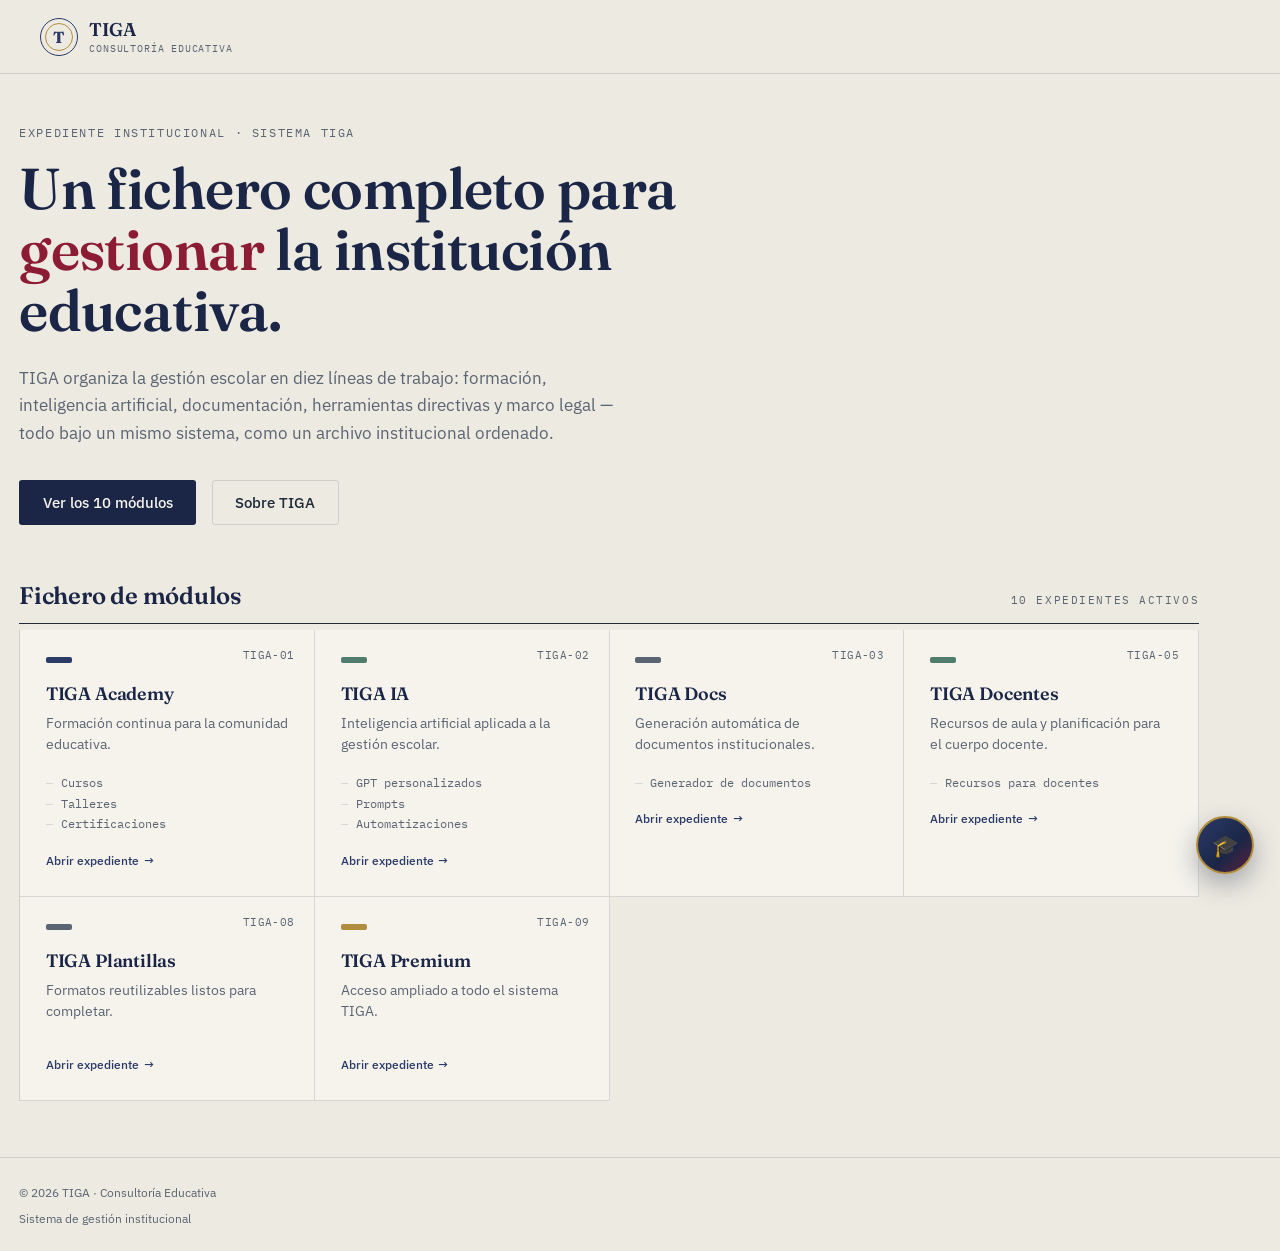
<file: index.html>
<!DOCTYPE html>
<html lang="es">
<head>
<meta charset="UTF-8">
<meta name="viewport" content="width=device-width, initial-scale=1.0">
<title>TIGA — Consultoría Educativa</title>
<link rel="stylesheet" href="css/style.css">
<link rel="stylesheet" href="css/access-demo.css">
</head>
<body>

<header class="site-header">
  <div class="brand">
    <div class="seal">T</div>
    <div>
      <div class="brand-name">TIGA</div>
      <div class="brand-tag">CONSULTORÍA EDUCATIVA</div>
    </div>
  </div>
  <nav class="top-links">
    <a href="#registro">Módulos</a>
    <a href="#registro">Directivos</a>
    <a href="#registro">Legal</a>
    <a href="#registro">Consultoría</a>
  </nav>
</header>

<section class="hero">
  <div class="eyebrow">Expediente institucional · Sistema TIGA</div>
  <h1>Un fichero completo para <em>gestionar</em> la institución educativa.</h1>
  <p>TIGA organiza la gestión escolar en diez líneas de trabajo: formación, inteligencia artificial, documentación, herramientas directivas y marco legal — todo bajo un mismo sistema, como un archivo institucional ordenado.</p>
  <div class="cta-row">
    <a href="#registro" class="btn btn-primary">Ver los 10 módulos</a>
    <a href="#" class="btn btn-ghost">Sobre TIGA</a>
  </div>
</section>

<section class="registry" id="registro">
  <div class="registry-head">
    <h2>Fichero de módulos</h2>
    <span class="eyebrow">10 expedientes activos</span>
  </div>

  <div class="folder-grid">

    <a class="folder" data-code="TIGA-01" href="pages/academy.html">
      <span class="tab tab-academy"></span>
      <h3>TIGA Academy</h3>
      <p>Formación continua para la comunidad educativa.</p>
      <ul>
        <li>Cursos</li>
        <li>Talleres</li>
        <li>Certificaciones</li>
      </ul>
      <span class="open">Abrir expediente</span>
    </a>

    <a class="folder" data-code="TIGA-02" href="pages/ia.html">
      <span class="tab tab-ia"></span>
      <h3>TIGA IA</h3>
      <p>Inteligencia artificial aplicada a la gestión escolar.</p>
      <ul>
        <li>GPT personalizados</li>
        <li>Prompts</li>
        <li>Automatizaciones</li>
      </ul>
      <span class="open">Abrir expediente</span>
    </a>

    <a class="folder" data-code="TIGA-03" href="pages/docs.html">
      <span class="tab tab-docs"></span>
      <h3>TIGA Docs</h3>
      <p>Generación automática de documentos institucionales.</p>
      <ul>
        <li>Generador de documentos</li>
      </ul>
      <span class="open">Abrir expediente</span>
    </a>

    <a class="folder" data-code="TIGA-04" data-role-only="autoridad" href="pages/directivos.html">
      <span class="tab tab-directivos"></span>
      <h3>TIGA Directivos</h3>
      <p>Herramientas de gestión para la autoridad institucional.</p>
      <ul>
        <li>Rector</li>
        <li>Vicerrector</li>
        <li>Inspector</li>
      </ul>
      <span class="open">Abrir expediente</span>
    </a>

    <a class="folder" data-code="TIGA-05" data-role-only="docente" href="pages/docentes.html">
      <span class="tab tab-docentes"></span>
      <h3>TIGA Docentes</h3>
      <p>Recursos de aula y planificación para el cuerpo docente.</p>
      <ul>
        <li>Recursos para docentes</li>
      </ul>
      <span class="open">Abrir expediente</span>
    </a>

    <a class="folder" data-code="TIGA-06" data-role-only="autoridad" href="pages/distrito.html">
      <span class="tab tab-distrito"></span>
      <h3>TIGA Distrito</h3>
      <p>Documentación para trámites ante el distrito educativo.</p>
      <ul>
        <li>Documentación institucional</li>
      </ul>
      <span class="open">Abrir expediente</span>
    </a>

    <a class="folder" data-code="TIGA-07" data-role-only="autoridad" href="pages/legal.html">
      <span class="tab tab-legal"></span>
      <h3>TIGA Legal</h3>
      <p>Base normativa aplicada a la práctica institucional.</p>
      <ul>
        <li>LOEI</li>
        <li>Reglamento</li>
        <li>Acuerdos ministeriales</li>
      </ul>
      <span class="open">Abrir expediente</span>
    </a>

    <a class="folder" data-code="TIGA-08" href="pages/plantillas.html">
      <span class="tab tab-plantillas"></span>
      <h3>TIGA Plantillas</h3>
      <p>Formatos reutilizables listos para completar.</p>
      <span class="open">Abrir expediente</span>
    </a>

    <a class="folder" data-code="TIGA-09" href="pages/premium.html">
      <span class="tab tab-premium"></span>
      <h3>TIGA Premium</h3>
      <p>Acceso ampliado a todo el sistema TIGA.</p>
      <span class="open">Abrir expediente</span>
    </a>

    <a class="folder" data-code="TIGA-10" data-role-only="autoridad" href="pages/consultoria.html">
      <span class="tab tab-consultoria"></span>
      <h3>TIGA Consultoría</h3>
      <p>Acompañamiento directo a la institución.</p>
      <span class="open">Abrir expediente</span>
    </a>

  </div>
</section>

<footer>
  <span>© 2026 TIGA · Consultoría Educativa</span>
  <span>Sistema de gestión institucional</span>
</footer>

<script src="js/main.js"></script>
<script src="js/access-demo.js"></script>
</body>
</html>
</file>
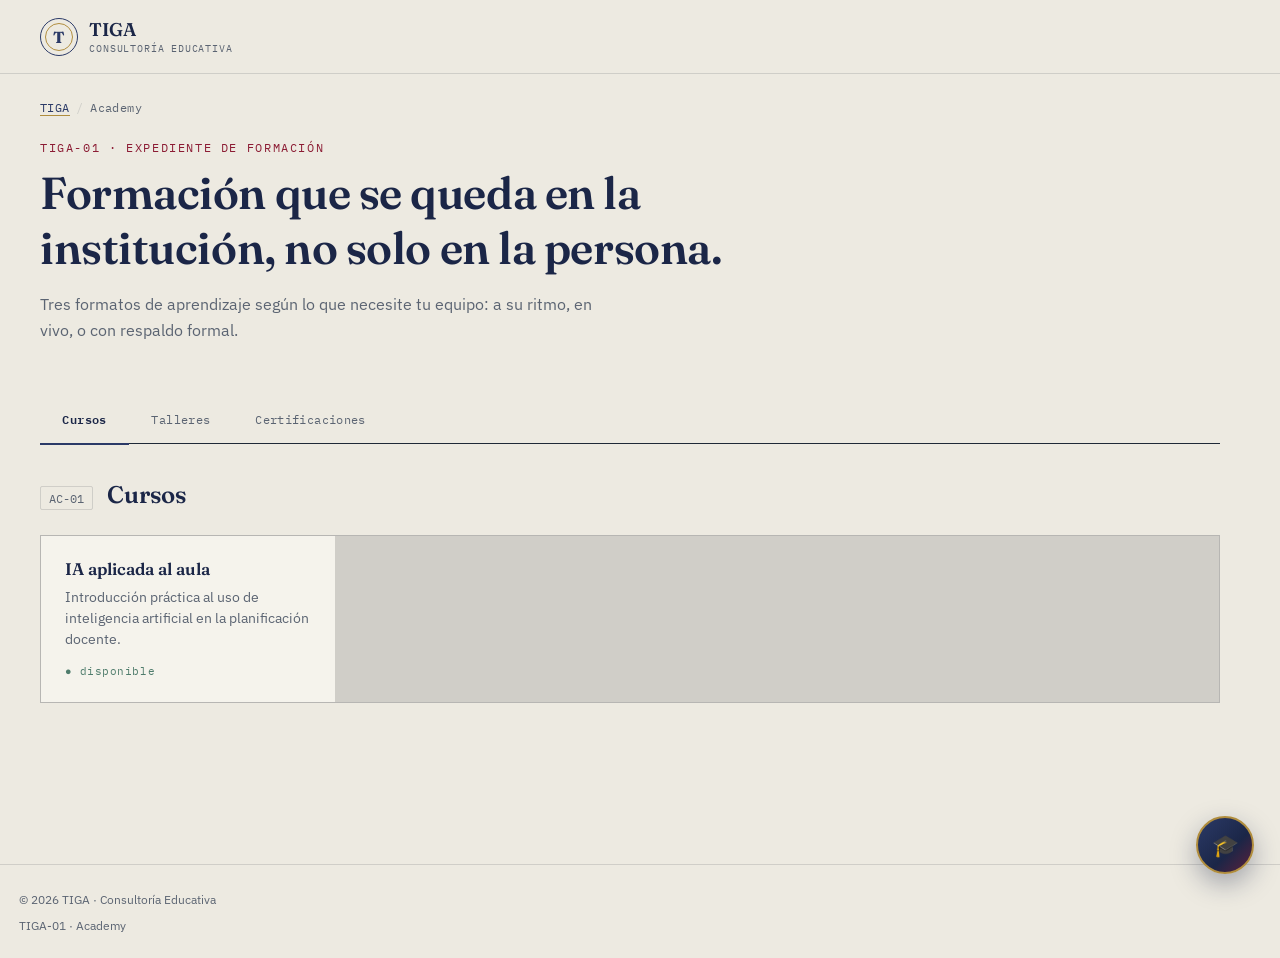
<file: pages/academy.html>
<!DOCTYPE html>
<html lang="es">
<head>
<meta charset="UTF-8">
<meta name="viewport" content="width=device-width, initial-scale=1.0">
<title>TIGA Academy — TIGA</title>
<link rel="stylesheet" href="../css/style.css">
<link rel="stylesheet" href="../css/access-demo.css">
</head>
<body>

<header class="site-header">
  <a class="brand" href="../index.html" style="text-decoration:none;">
    <div class="seal">T</div>
    <div>
      <div class="brand-name">TIGA</div>
      <div class="brand-tag">CONSULTORÍA EDUCATIVA</div>
    </div>
  </a>
  <nav class="top-links">
    <a href="../index.html">Inicio</a>
    <a href="../index.html#registro">Módulos</a>
  </nav>
</header>

<div class="breadcrumb">
  <a href="../index.html">TIGA</a><span class="sep">/</span>Academy
</div>

<section class="sub-hero">
  <div class="eyebrow">TIGA-01 · Expediente de formación</div>
  <h1>Formación que se queda en la institución, no solo en la persona.</h1>
  <p>Tres formatos de aprendizaje según lo que necesite tu equipo: a su ritmo, en vivo, o con respaldo formal.</p>
</section>

<div class="role-switch" data-role-switch="#panels-academy">
  <button class="role-btn active" data-target="panel-cursos">Cursos</button>
  <button class="role-btn" data-target="panel-talleres">Talleres</button>
  <button class="role-btn" data-target="panel-certificaciones">Certificaciones</button>
</div>

<div class="role-panels" id="panels-academy">

  <div class="role-panel active" id="panel-cursos">
    <div class="role-head">
      <span class="role-code">AC-01</span>
      <h2>Cursos</h2>
    </div>
    <div class="tool-grid">
      <div class="tool-card" data-role-only="autoridad">
        <h4>TIGA para Directivos</h4>
        <p>Curso a ritmo propio sobre gestión institucional con apoyo de TIGA.</p>
        <span class="status">● disponible</span>
      </div>
      <div class="tool-card">
        <h4>IA aplicada al aula</h4>
        <p>Introducción práctica al uso de inteligencia artificial en la planificación docente.</p>
        <span class="status">● disponible</span>
      </div>
      <div class="tool-card" data-role-only="autoridad">
        <h4>Marco legal educativo esencial</h4>
        <p>Lo mínimo que todo directivo debe conocer de la LOEI y su reglamento.</p>
        <span class="status">○ próximamente</span>
      </div>
    </div>
  </div>

  <div class="role-panel" id="panel-talleres">
    <div class="role-head">
      <span class="role-code">AC-02</span>
      <h2>Talleres</h2>
    </div>
    <div class="tool-grid">
      <div class="tool-card" data-role-only="autoridad">
        <h4>Taller institucional en vivo</h4>
        <p>Sesión guiada para todo el equipo directivo, adaptada a tu institución.</p>
        <span class="status">● disponible</span>
      </div>
      <div class="tool-card">
        <h4>Taller de documentación con IA</h4>
        <p>Práctica directa con TIGA Docs y TIGA IA sobre casos reales.</p>
        <span class="status">● disponible</span>
      </div>
      <div class="tool-card" data-role-only="autoridad">
        <h4>Taller de convivencia escolar</h4>
        <p>Enfocado en Inspección: manejo de casos y comunicación con representantes.</p>
        <span class="status">○ próximamente</span>
      </div>
    </div>
  </div>

  <div class="role-panel" id="panel-certificaciones">
    <div class="role-head">
      <span class="role-code">AC-03</span>
      <h2>Certificaciones</h2>
    </div>
    <div class="tool-grid">
      <div class="tool-card" data-role-only="autoridad">
        <h4>Certificación TIGA Directivo Digital</h4>
        <p>Reconoce el dominio del sistema TIGA aplicado a la gestión diaria.</p>
        <span class="status">● disponible</span>
      </div>
      <div class="tool-card">
        <h4>Certificación en IA educativa</h4>
        <p>Validación de competencias en uso responsable de IA en el aula.</p>
        <span class="status">○ próximamente</span>
      </div>
      <div class="tool-card" data-role-only="autoridad">
        <h4>Certificación institucional TIGA</h4>
        <p>Sello para instituciones que completan el programa completo de formación.</p>
        <span class="status">○ próximamente</span>
      </div>
    </div>
  </div>

</div>

<footer>
  <span>© 2026 TIGA · Consultoría Educativa</span>
  <span>TIGA-01 · Academy</span>
</footer>

<script src="../js/main.js"></script>
<script src="../js/access-demo.js"></script>
</body>
</html>
</file>
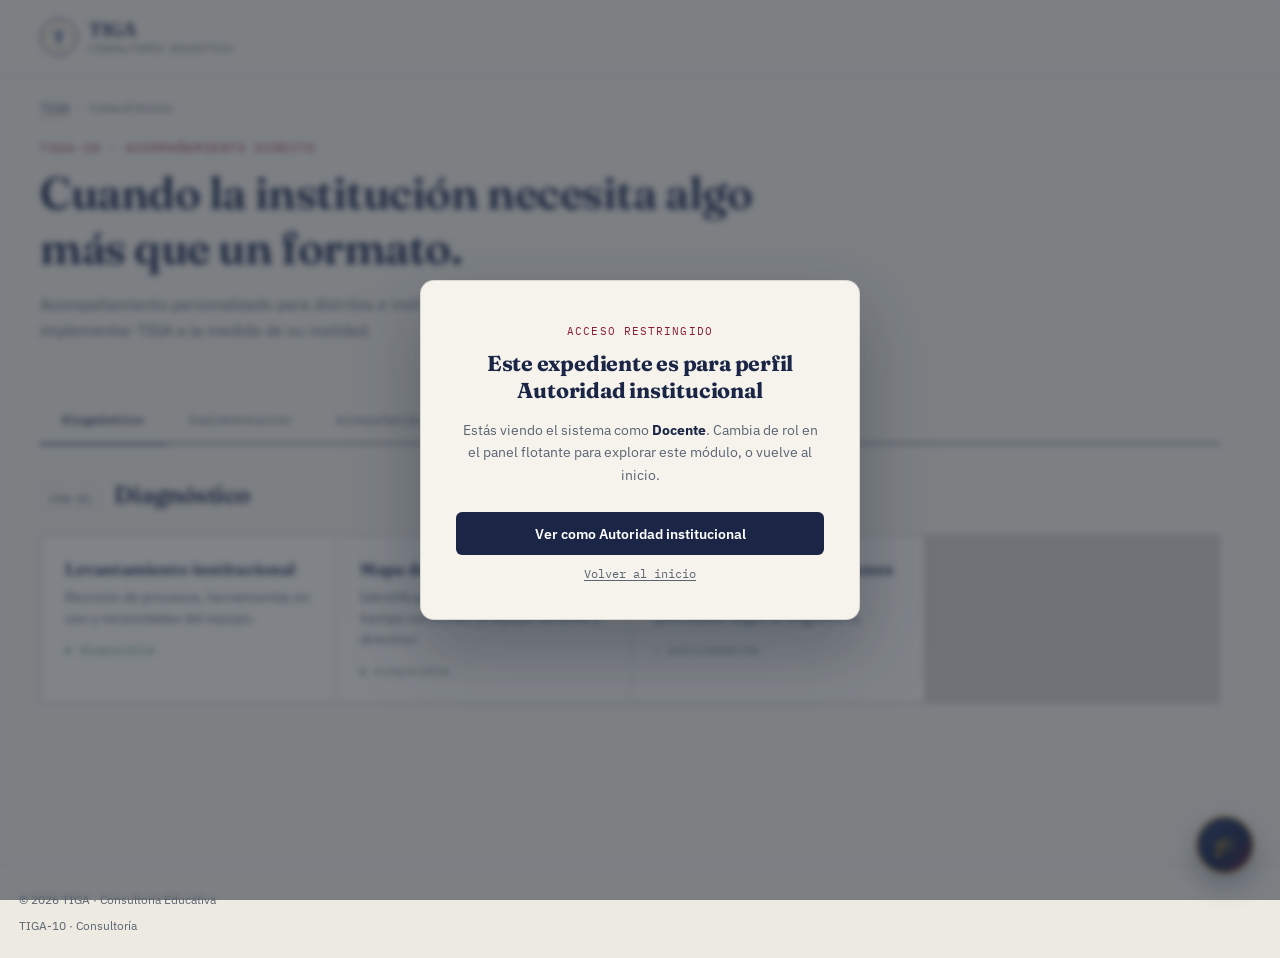
<file: pages/consultoria.html>
<!DOCTYPE html>
<html lang="es">
<head>
<meta charset="UTF-8">
<meta name="viewport" content="width=device-width, initial-scale=1.0">
<title>TIGA Consultoría — TIGA</title>
<link rel="stylesheet" href="../css/style.css">
<link rel="stylesheet" href="../css/access-demo.css">
</head>
<body data-page-role="autoridad">

<header class="site-header">
  <a class="brand" href="../index.html" style="text-decoration:none;">
    <div class="seal">T</div>
    <div>
      <div class="brand-name">TIGA</div>
      <div class="brand-tag">CONSULTORÍA EDUCATIVA</div>
    </div>
  </a>
  <nav class="top-links">
    <a href="../index.html">Inicio</a>
    <a href="../index.html#registro">Módulos</a>
  </nav>
</header>

<div class="breadcrumb">
  <a href="../index.html">TIGA</a><span class="sep">/</span>Consultoría
</div>

<section class="sub-hero">
  <div class="eyebrow">TIGA-10 · Acompañamiento directo</div>
  <h1>Cuando la institución necesita algo más que un formato.</h1>
  <p>Acompañamiento personalizado para distritos e instituciones que quieren implementar TIGA a la medida de su realidad.</p>
</section>

<div class="role-switch" data-role-switch="#panels-consultoria">
  <button class="role-btn active" data-target="panel-diagnostico">Diagnóstico</button>
  <button class="role-btn" data-target="panel-implementacion">Implementación</button>
  <button class="role-btn" data-target="panel-acompanamiento">Acompañamiento continuo</button>
</div>

<div class="role-panels" id="panels-consultoria">

  <div class="role-panel active" id="panel-diagnostico">
    <div class="role-head">
      <span class="role-code">CON-01</span>
      <h2>Diagnóstico</h2>
    </div>
    <div class="tool-grid">
      <div class="tool-card">
        <h4>Levantamiento institucional</h4>
        <p>Revisión de procesos, herramientas en uso y necesidades del equipo.</p>
        <span class="status">● disponible</span>
      </div>
      <div class="tool-card">
        <h4>Mapa de carga administrativa</h4>
        <p>Identificación de las tareas que más tiempo consumen al equipo docente y directivo.</p>
        <span class="status">● disponible</span>
      </div>
      <div class="tool-card">
        <h4>Informe de recomendaciones</h4>
        <p>Plan sugerido de módulos y prioridades según el diagnóstico.</p>
        <span class="status">○ próximamente</span>
      </div>
    </div>
  </div>

  <div class="role-panel" id="panel-implementacion">
    <div class="role-head">
      <span class="role-code">CON-02</span>
      <h2>Implementación</h2>
    </div>
    <div class="tool-grid">
      <div class="tool-card">
        <h4>Piloto con grupo reducido</h4>
        <p>Puesta en marcha con un equipo o institución piloto antes de escalar.</p>
        <span class="status">● disponible</span>
      </div>
      <div class="tool-card">
        <h4>Capacitación al equipo</h4>
        <p>Formación práctica para docentes y directivos en el uso del sistema.</p>
        <span class="status">● disponible</span>
      </div>
      <div class="tool-card">
        <h4>Ajuste según resultados</h4>
        <p>Adaptaciones al sistema con base en la retroalimentación del piloto.</p>
        <span class="status">○ próximamente</span>
      </div>
    </div>
  </div>

  <div class="role-panel" id="panel-acompanamiento">
    <div class="role-head">
      <span class="role-code">CON-03</span>
      <h2>Acompañamiento continuo</h2>
    </div>
    <div class="tool-grid">
      <div class="tool-card">
        <h4>Soporte técnico permanente</h4>
        <p>Canal directo de atención durante todo el proceso de adopción.</p>
        <span class="status">● disponible</span>
      </div>
      <div class="tool-card">
        <h4>Reportes de avance al distrito</h4>
        <p>Seguimiento periódico del progreso institucional para la Dirección Distrital.</p>
        <span class="status">● disponible</span>
      </div>
      <div class="tool-card">
        <h4>Renovación normativa</h4>
        <p>Actualización del sistema conforme cambian los lineamientos del Ministerio de Educación.</p>
        <span class="status">○ próximamente</span>
      </div>
    </div>
  </div>

</div>

<footer>
  <span>© 2026 TIGA · Consultoría Educativa</span>
  <span>TIGA-10 · Consultoría</span>
</footer>

<script src="../js/main.js"></script>
<script src="../js/access-demo.js"></script>
</body>
</html>
</file>
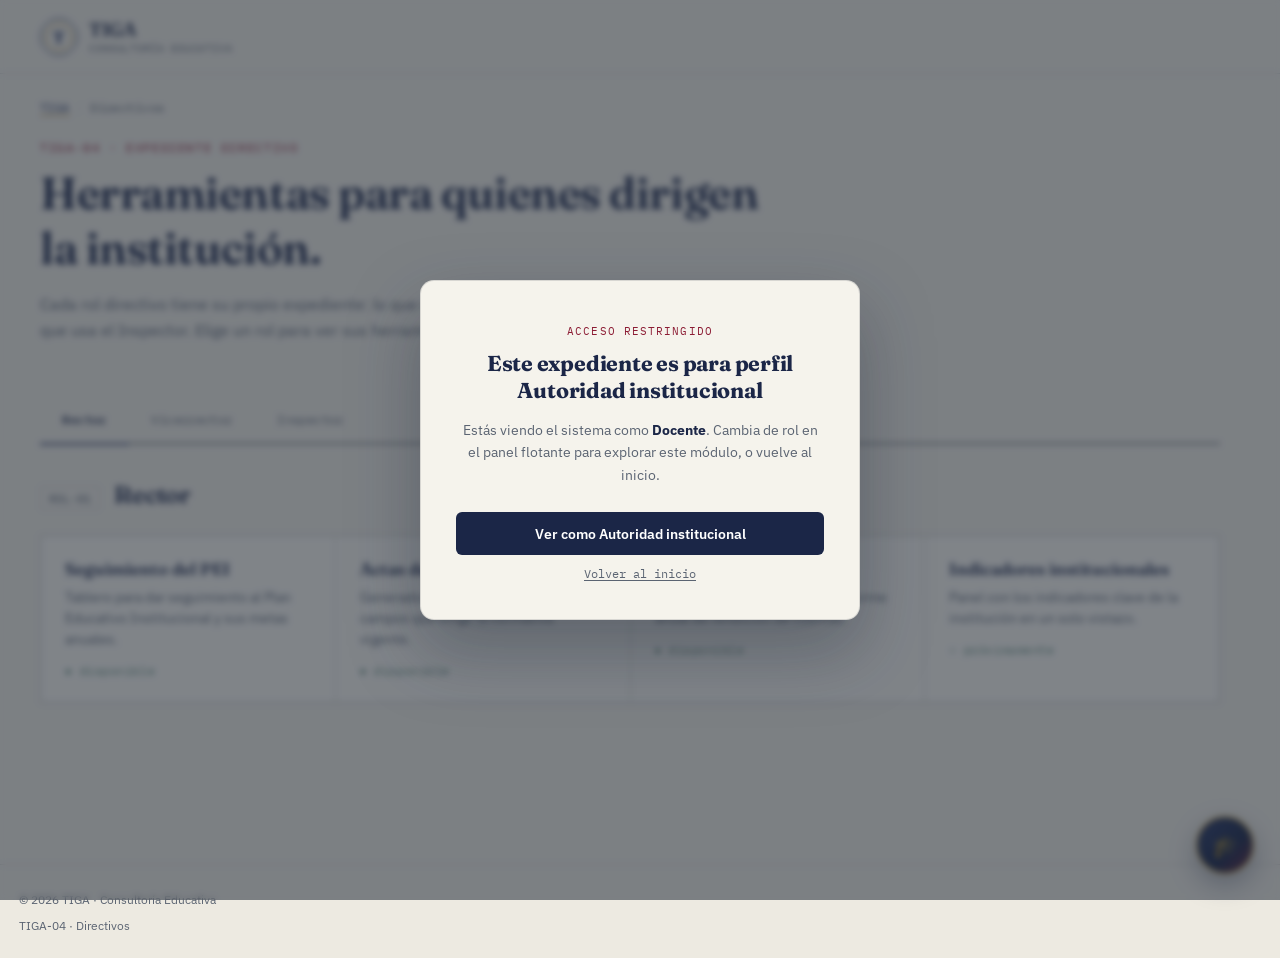
<file: pages/directivos.html>
<!DOCTYPE html>
<html lang="es">
<head>
<meta charset="UTF-8">
<meta name="viewport" content="width=device-width, initial-scale=1.0">
<title>TIGA Directivos — TIGA</title>
<link rel="stylesheet" href="../css/style.css">
<link rel="stylesheet" href="../css/access-demo.css">
</head>
<body data-page-role="autoridad">

<header class="site-header">
  <a class="brand" href="../index.html" style="text-decoration:none;">
    <div class="seal">T</div>
    <div>
      <div class="brand-name">TIGA</div>
      <div class="brand-tag">CONSULTORÍA EDUCATIVA</div>
    </div>
  </a>
  <nav class="top-links">
    <a href="../index.html">Inicio</a>
    <a href="../index.html#registro">Módulos</a>
  </nav>
</header>

<div class="breadcrumb">
  <a href="../index.html">TIGA</a><span class="sep">/</span>Directivos
</div>

<section class="sub-hero">
  <div class="eyebrow">TIGA-04 · Expediente directivo</div>
  <h1>Herramientas para quienes dirigen la institución.</h1>
  <p>Cada rol directivo tiene su propio expediente: lo que usa el Rector no es lo que usa el Inspector. Elige un rol para ver sus herramientas.</p>
</section>

<div class="role-switch" data-role-switch="#panels-directivos">
  <button class="role-btn active" data-target="panel-rector">Rector</button>
  <button class="role-btn" data-target="panel-vicerrector">Vicerrector</button>
  <button class="role-btn" data-target="panel-inspector">Inspector</button>
</div>

<div class="role-panels" id="panels-directivos">

  <div class="role-panel active" id="panel-rector">
    <div class="role-head">
      <span class="role-code">ROL-01</span>
      <h2>Rector</h2>
    </div>
    <div class="tool-grid">
      <div class="tool-card">
        <h4>Seguimiento del PEI</h4>
        <p>Tablero para dar seguimiento al Plan Educativo Institucional y sus metas anuales.</p>
        <span class="status">● disponible</span>
      </div>
      <div class="tool-card">
        <h4>Actas de Consejo Ejecutivo</h4>
        <p>Generador de actas con la estructura y campos que exige la normativa vigente.</p>
        <span class="status">● disponible</span>
      </div>
      <div class="tool-card">
        <h4>Rendición de cuentas</h4>
        <p>Plantilla guiada para armar el informe anual de rendición de cuentas.</p>
        <span class="status">● disponible</span>
      </div>
      <div class="tool-card">
        <h4>Indicadores institucionales</h4>
        <p>Panel con los indicadores clave de la institución en un solo vistazo.</p>
        <span class="status">○ próximamente</span>
      </div>
    </div>
  </div>

  <div class="role-panel" id="panel-vicerrector">
    <div class="role-head">
      <span class="role-code">ROL-02</span>
      <h2>Vicerrector</h2>
    </div>
    <div class="tool-grid">
      <div class="tool-card">
        <h4>Planificación Curricular Anual</h4>
        <p>Armado y revisión de la PCA por área y por docente.</p>
        <span class="status">● disponible</span>
      </div>
      <div class="tool-card">
        <h4>Distributivo de docentes</h4>
        <p>Organiza la carga horaria y asignación de materias por quimestre.</p>
        <span class="status">● disponible</span>
      </div>
      <div class="tool-card">
        <h4>Seguimiento académico</h4>
        <p>Reporte de rendimiento por curso, paralelo y quimestre.</p>
        <span class="status">● disponible</span>
      </div>
      <div class="tool-card">
        <h4>Registro de horas clase</h4>
        <p>Control cruzado entre horas planificadas y horas efectivamente dictadas.</p>
        <span class="status">○ próximamente</span>
      </div>
    </div>
  </div>

  <div class="role-panel" id="panel-inspector">
    <div class="role-head">
      <span class="role-code">ROL-03</span>
      <h2>Inspector</h2>
    </div>
    <div class="tool-grid">
      <div class="tool-card">
        <h4>Control de asistencia</h4>
        <p>Registro diario de asistencia y puntualidad por curso.</p>
        <span class="status">● disponible</span>
      </div>
      <div class="tool-card">
        <h4>Fichas de incidentes</h4>
        <p>Formato estandarizado para registrar novedades disciplinarias.</p>
        <span class="status">● disponible</span>
      </div>
      <div class="tool-card">
        <h4>Comunicados a representantes</h4>
        <p>Plantillas listas para notificaciones a padres y representantes.</p>
        <span class="status">● disponible</span>
      </div>
      <div class="tool-card">
        <h4>Código de convivencia</h4>
        <p>Seguimiento de compromisos y acuerdos de convivencia por estudiante.</p>
        <span class="status">○ próximamente</span>
      </div>
    </div>
  </div>

</div>

<footer>
  <span>© 2026 TIGA · Consultoría Educativa</span>
  <span>TIGA-04 · Directivos</span>
</footer>

<script src="../js/main.js"></script>
<script src="../js/access-demo.js"></script>
</body>
</html>
</file>
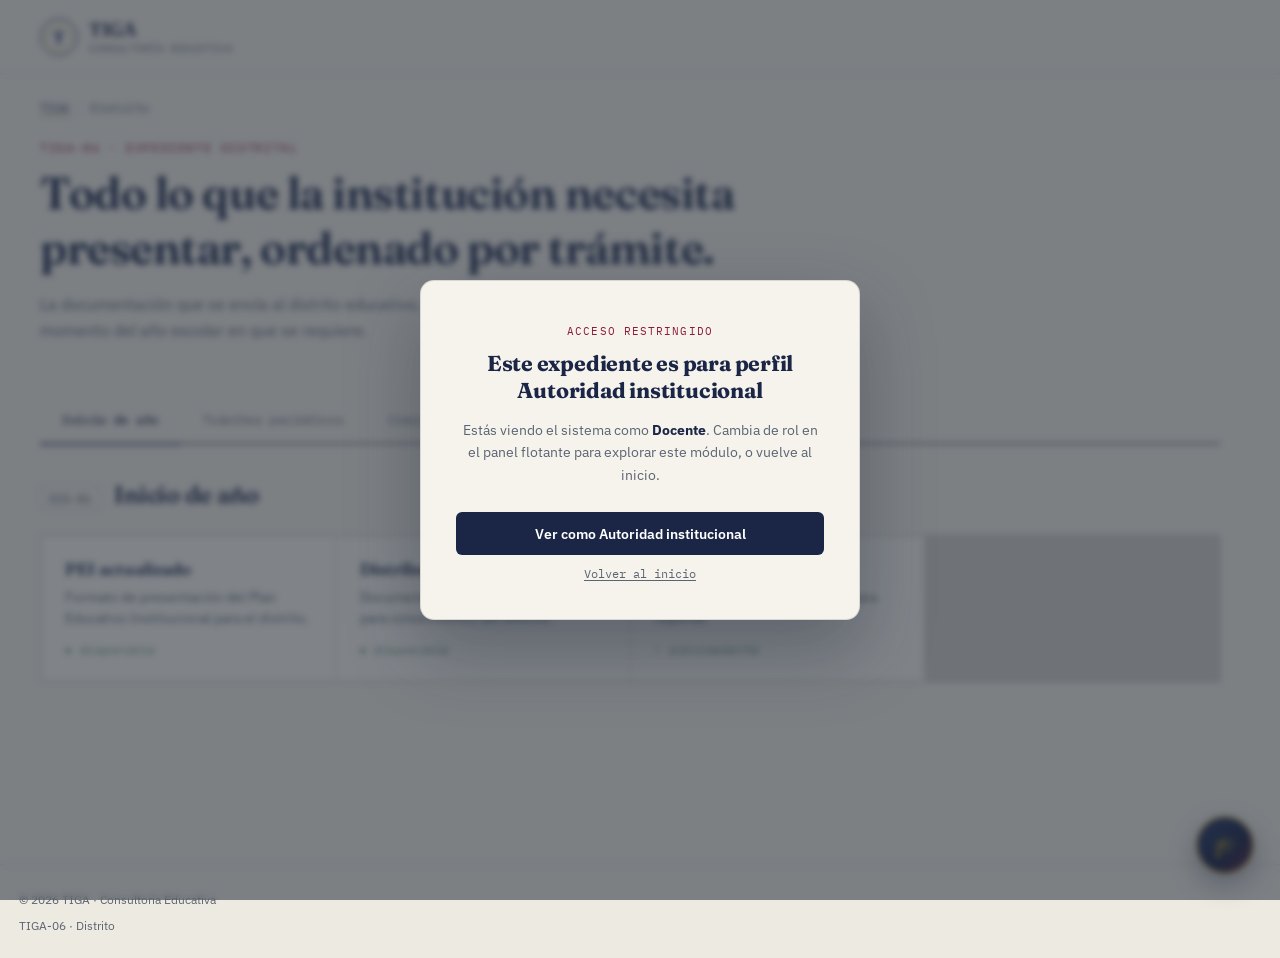
<file: pages/distrito.html>
<!DOCTYPE html>
<html lang="es">
<head>
<meta charset="UTF-8">
<meta name="viewport" content="width=device-width, initial-scale=1.0">
<title>TIGA Distrito — TIGA</title>
<link rel="stylesheet" href="../css/style.css">
<link rel="stylesheet" href="../css/access-demo.css">
</head>
<body data-page-role="autoridad">

<header class="site-header">
  <a class="brand" href="../index.html" style="text-decoration:none;">
    <div class="seal">T</div>
    <div>
      <div class="brand-name">TIGA</div>
      <div class="brand-tag">CONSULTORÍA EDUCATIVA</div>
    </div>
  </a>
  <nav class="top-links">
    <a href="../index.html">Inicio</a>
    <a href="../index.html#registro">Módulos</a>
  </nav>
</header>

<div class="breadcrumb">
  <a href="../index.html">TIGA</a><span class="sep">/</span>Distrito
</div>

<section class="sub-hero">
  <div class="eyebrow">TIGA-06 · Expediente distrital</div>
  <h1>Todo lo que la institución necesita presentar, ordenado por trámite.</h1>
  <p>La documentación que se envía al distrito educativo, organizada según el momento del año escolar en que se requiere.</p>
</section>

<div class="role-switch" data-role-switch="#panels-distrito">
  <button class="role-btn active" data-target="panel-inicio">Inicio de año</button>
  <button class="role-btn" data-target="panel-periodicos">Trámites periódicos</button>
  <button class="role-btn" data-target="panel-cierre">Cierre de año</button>
</div>

<div class="role-panels" id="panels-distrito">

  <div class="role-panel active" id="panel-inicio">
    <div class="role-head">
      <span class="role-code">DIS-01</span>
      <h2>Inicio de año</h2>
    </div>
    <div class="tool-grid">
      <div class="tool-card">
        <h4>PEI actualizado</h4>
        <p>Formato de presentación del Plan Educativo Institucional para el distrito.</p>
        <span class="status">● disponible</span>
      </div>
      <div class="tool-card">
        <h4>Distributivo de docentes</h4>
        <p>Documento formal de carga horaria para conocimiento del distrito.</p>
        <span class="status">● disponible</span>
      </div>
      <div class="tool-card">
        <h4>Registro de matrícula</h4>
        <p>Consolidado institucional listo para reportar.</p>
        <span class="status">○ próximamente</span>
      </div>
    </div>
  </div>

  <div class="role-panel" id="panel-periodicos">
    <div class="role-head">
      <span class="role-code">DIS-02</span>
      <h2>Trámites periódicos</h2>
    </div>
    <div class="tool-grid">
      <div class="tool-card" data-requires="premium">
        <h4>Informes de rendimiento por quimestre</h4>
        <p>Consolidado institucional listo para presentar al distrito.</p>
        <span class="status">● disponible</span>
      </div>
      <div class="tool-card">
        <h4>Oficios de gestión</h4>
        <p>Plantillas para solicitudes y comunicaciones formales al distrito.</p>
        <span class="status">● disponible</span>
      </div>
      <div class="tool-card">
        <h4>Reportes de infraestructura</h4>
        <p>Formato para novedades de planta física e insumos.</p>
        <span class="status">○ próximamente</span>
      </div>
    </div>
  </div>

  <div class="role-panel" id="panel-cierre">
    <div class="role-head">
      <span class="role-code">DIS-03</span>
      <h2>Cierre de año</h2>
    </div>
    <div class="tool-grid">
      <div class="tool-card" data-requires="premium">
        <h4>Informe final de gestión</h4>
        <p>Consolidado del año lectivo listo para archivo distrital.</p>
        <span class="status">● disponible</span>
      </div>
      <div class="tool-card">
        <h4>Actas de junta final</h4>
        <p>Formato oficial de cierre de año con resultados por curso.</p>
        <span class="status">● disponible</span>
      </div>
      <div class="tool-card">
        <h4>Archivo institucional del año</h4>
        <p>Empaqueta automáticamente los documentos del año para respaldo.</p>
        <span class="status">○ próximamente</span>
      </div>
    </div>
  </div>

</div>

<footer>
  <span>© 2026 TIGA · Consultoría Educativa</span>
  <span>TIGA-06 · Distrito</span>
</footer>

<script src="../js/main.js"></script>
<script src="../js/access-demo.js"></script>
</body>
</html>
</file>
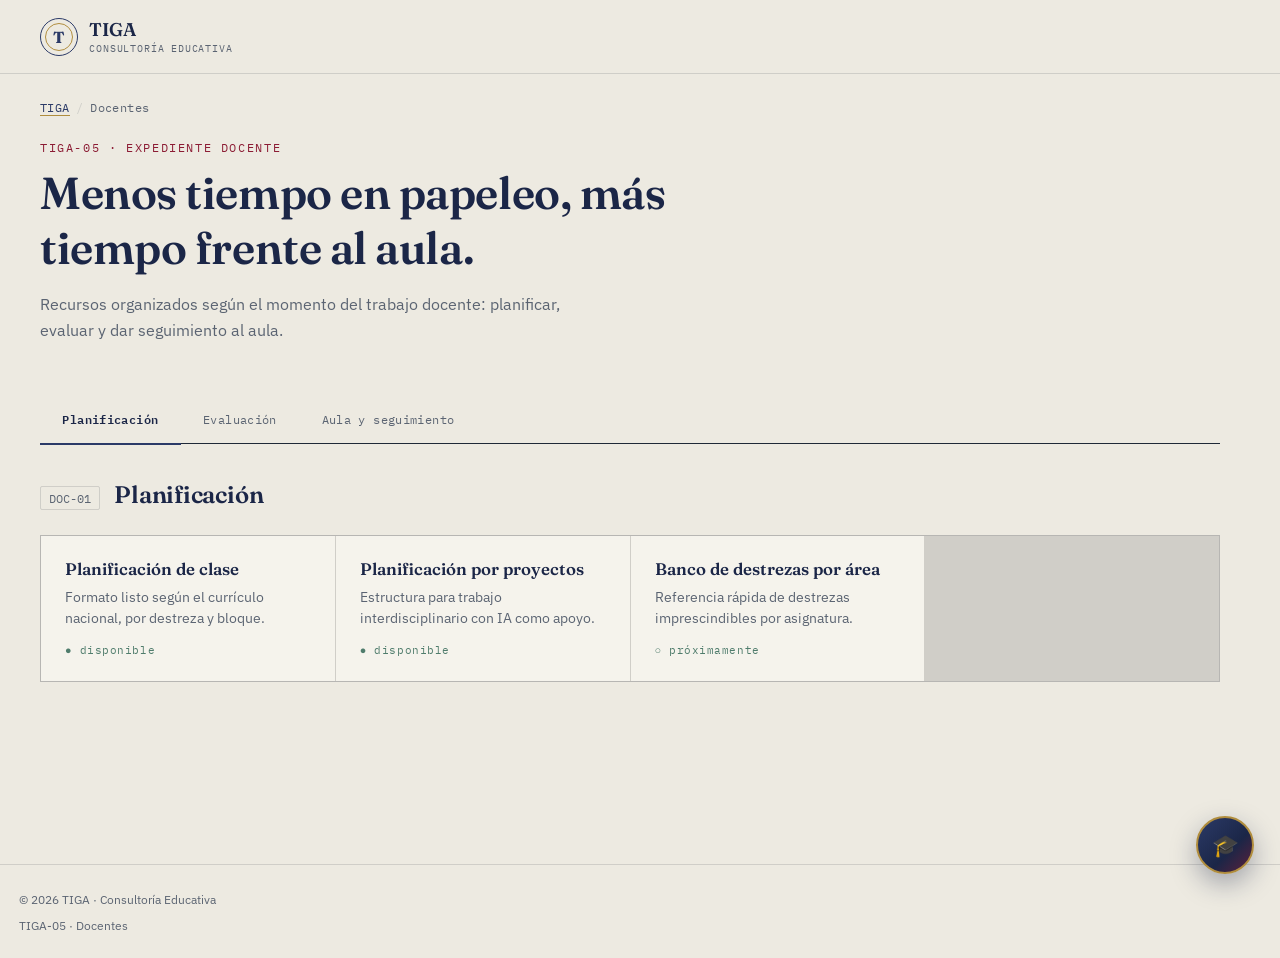
<file: pages/docentes.html>
<!DOCTYPE html>
<html lang="es">
<head>
<meta charset="UTF-8">
<meta name="viewport" content="width=device-width, initial-scale=1.0">
<title>TIGA Docentes — TIGA</title>
<link rel="stylesheet" href="../css/style.css">
<link rel="stylesheet" href="../css/access-demo.css">
</head>
<body data-page-role="docente">

<header class="site-header">
  <a class="brand" href="../index.html" style="text-decoration:none;">
    <div class="seal">T</div>
    <div>
      <div class="brand-name">TIGA</div>
      <div class="brand-tag">CONSULTORÍA EDUCATIVA</div>
    </div>
  </a>
  <nav class="top-links">
    <a href="../index.html">Inicio</a>
    <a href="../index.html#registro">Módulos</a>
  </nav>
</header>

<div class="breadcrumb">
  <a href="../index.html">TIGA</a><span class="sep">/</span>Docentes
</div>

<section class="sub-hero">
  <div class="eyebrow">TIGA-05 · Expediente docente</div>
  <h1>Menos tiempo en papeleo, más tiempo frente al aula.</h1>
  <p>Recursos organizados según el momento del trabajo docente: planificar, evaluar y dar seguimiento al aula.</p>
</section>

<div class="role-switch" data-role-switch="#panels-docentes">
  <button class="role-btn active" data-target="panel-planificacion">Planificación</button>
  <button class="role-btn" data-target="panel-evaluacion">Evaluación</button>
  <button class="role-btn" data-target="panel-aula">Aula y seguimiento</button>
</div>

<div class="role-panels" id="panels-docentes">

  <div class="role-panel active" id="panel-planificacion">
    <div class="role-head">
      <span class="role-code">DOC-01</span>
      <h2>Planificación</h2>
    </div>
    <div class="tool-grid">
      <div class="tool-card">
        <h4>Planificación de clase</h4>
        <p>Formato listo según el currículo nacional, por destreza y bloque.</p>
        <span class="status">● disponible</span>
      </div>
      <div class="tool-card">
        <h4>Planificación por proyectos</h4>
        <p>Estructura para trabajo interdisciplinario con IA como apoyo.</p>
        <span class="status">● disponible</span>
      </div>
      <div class="tool-card">
        <h4>Banco de destrezas por área</h4>
        <p>Referencia rápida de destrezas imprescindibles por asignatura.</p>
        <span class="status">○ próximamente</span>
      </div>
    </div>
  </div>

  <div class="role-panel" id="panel-evaluacion">
    <div class="role-head">
      <span class="role-code">DOC-02</span>
      <h2>Evaluación</h2>
    </div>
    <div class="tool-grid">
      <div class="tool-card" data-requires="premium">
        <h4>Generador de rúbricas</h4>
        <p>Arma rúbricas de evaluación en minutos, alineadas al objetivo de la clase.</p>
        <span class="status">● disponible</span>
      </div>
      <div class="tool-card" data-requires="premium">
        <h4>Banco de reactivos</h4>
        <p>Preguntas organizadas por destreza y nivel de dificultad.</p>
        <span class="status">● disponible</span>
      </div>
      <div class="tool-card">
        <h4>Registro de calificaciones</h4>
        <p>Plantilla de seguimiento por quimestre y por estudiante.</p>
        <span class="status">○ próximamente</span>
      </div>
    </div>
  </div>

  <div class="role-panel" id="panel-aula">
    <div class="role-head">
      <span class="role-code">DOC-03</span>
      <h2>Aula y seguimiento</h2>
    </div>
    <div class="tool-grid">
      <div class="tool-card">
        <h4>Fichas de seguimiento individual</h4>
        <p>Registro breve del avance de cada estudiante a lo largo del quimestre.</p>
        <span class="status">● disponible</span>
      </div>
      <div class="tool-card">
        <h4>Comunicación con representantes</h4>
        <p>Formatos cortos para reportar avances o novedades del aula.</p>
        <span class="status">● disponible</span>
      </div>
      <div class="tool-card">
        <h4>Recursos de aula con IA</h4>
        <p>Actividades sugeridas y adaptadas según el grupo de estudiantes.</p>
        <span class="status">○ próximamente</span>
      </div>
    </div>
  </div>

</div>

<footer>
  <span>© 2026 TIGA · Consultoría Educativa</span>
  <span>TIGA-05 · Docentes</span>
</footer>

<script src="../js/main.js"></script>
<script src="../js/access-demo.js"></script>
</body>
</html>
</file>
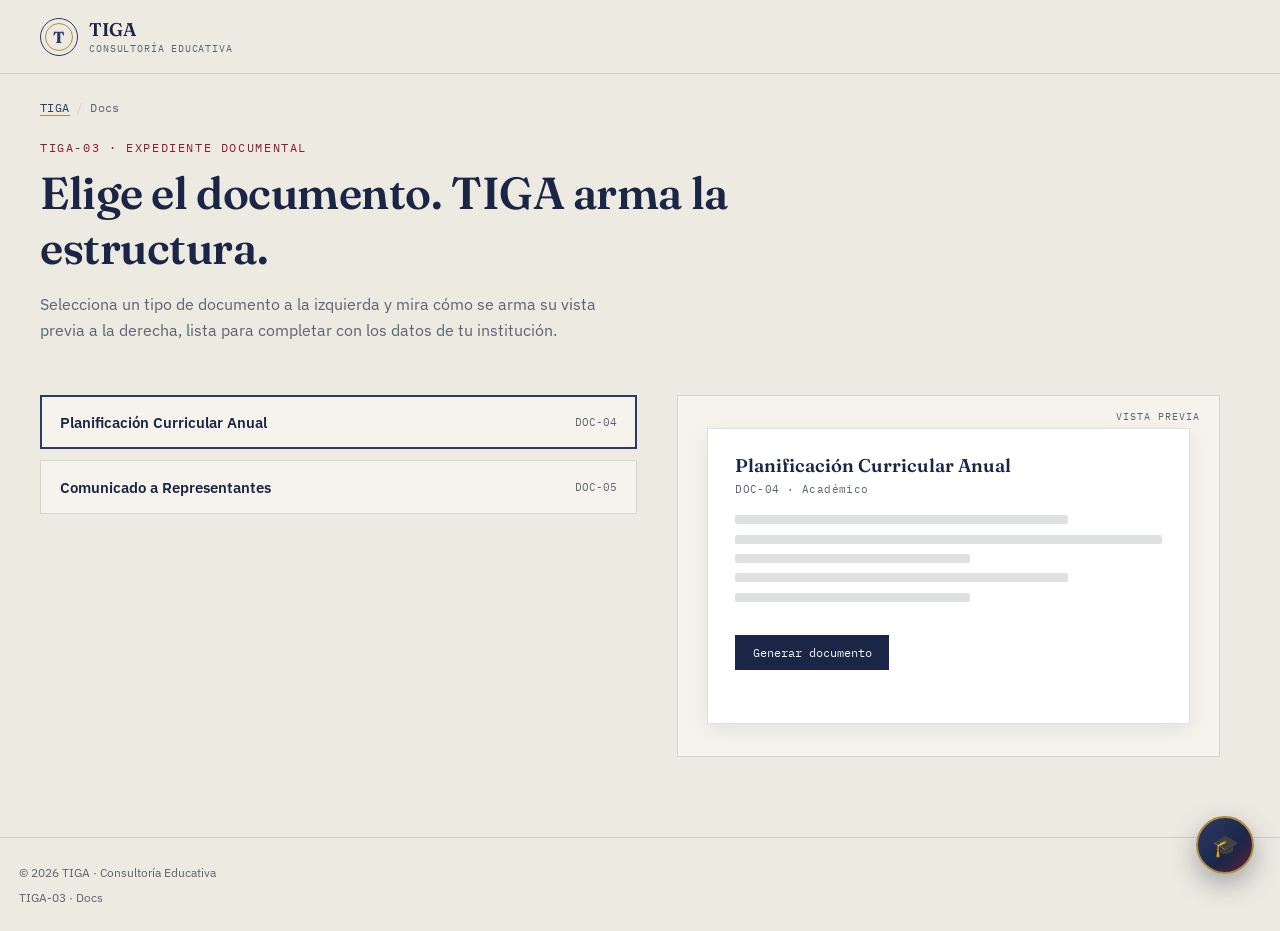
<file: pages/docs.html>
<!DOCTYPE html>
<html lang="es">
<head>
<meta charset="UTF-8">
<meta name="viewport" content="width=device-width, initial-scale=1.0">
<title>TIGA Docs — TIGA</title>
<link rel="stylesheet" href="../css/style.css">
<link rel="stylesheet" href="../css/access-demo.css">
</head>
<body>

<header class="site-header">
  <a class="brand" href="../index.html" style="text-decoration:none;">
    <div class="seal">T</div>
    <div>
      <div class="brand-name">TIGA</div>
      <div class="brand-tag">CONSULTORÍA EDUCATIVA</div>
    </div>
  </a>
  <nav class="top-links">
    <a href="../index.html">Inicio</a>
    <a href="../index.html#registro">Módulos</a>
  </nav>
</header>

<div class="breadcrumb">
  <a href="../index.html">TIGA</a><span class="sep">/</span>Docs
</div>

<section class="sub-hero">
  <div class="eyebrow">TIGA-03 · Expediente documental</div>
  <h1>Elige el documento. TIGA arma la estructura.</h1>
  <p>Selecciona un tipo de documento a la izquierda y mira cómo se arma su vista previa a la derecha, lista para completar con los datos de tu institución.</p>
</section>

<div class="doc-flow">

  <div class="doc-list" id="doc-list">
    <div class="doc-option selected" data-role-only="autoridad" data-title="Acta de Consejo Ejecutivo" data-code="DOC-01 · Directivos">
      <span class="doc-name">Acta de Consejo Ejecutivo</span>
      <span class="doc-meta">DOC-01</span>
    </div>
    <div class="doc-option" data-role-only="autoridad" data-title="Informe de Rendición de Cuentas" data-code="DOC-02 · Directivos">
      <span class="doc-name">Informe de Rendición de Cuentas</span>
      <span class="doc-meta">DOC-02</span>
    </div>
    <div class="doc-option" data-role-only="autoridad" data-title="Ficha de Incidente Disciplinario" data-code="DOC-03 · Inspección">
      <span class="doc-name">Ficha de Incidente Disciplinario</span>
      <span class="doc-meta">DOC-03</span>
    </div>
    <div class="doc-option" data-role-only="docente" data-title="Planificación Curricular Anual" data-code="DOC-04 · Académico">
      <span class="doc-name">Planificación Curricular Anual</span>
      <span class="doc-meta">DOC-04</span>
    </div>
    <div class="doc-option" data-role-only="docente" data-title="Comunicado a Representantes" data-code="DOC-05 · Comunicación">
      <span class="doc-name">Comunicado a Representantes</span>
      <span class="doc-meta">DOC-05</span>
    </div>
    <div class="doc-option" data-role-only="autoridad" data-title="Oficio Institucional" data-code="DOC-06 · Distrito">
      <span class="doc-name">Oficio Institucional</span>
      <span class="doc-meta">DOC-06</span>
    </div>
  </div>

  <div class="doc-preview">
    <div class="doc-sheet" id="doc-sheet">
      <div class="sheet-title" id="sheet-title">Acta de Consejo Ejecutivo</div>
      <div class="sheet-sub" id="sheet-sub">DOC-01 · Directivos</div>
      <div class="sheet-line med"></div>
      <div class="sheet-line"></div>
      <div class="sheet-line short"></div>
      <div class="sheet-line med"></div>
      <div class="sheet-line short"></div>
      <button class="gen-btn" id="gen-btn">Generar documento</button>
      <div class="gen-note" id="gen-note"></div>
    </div>
  </div>

</div>

<footer>
  <span>© 2026 TIGA · Consultoría Educativa</span>
  <span>TIGA-03 · Docs</span>
</footer>

<script src="../js/main.js"></script>
<script src="../js/access-demo.js"></script>
<script>
  const options = document.querySelectorAll('#doc-list .doc-option');
  const sheet = document.getElementById('doc-sheet');
  const title = document.getElementById('sheet-title');
  const sub = document.getElementById('sheet-sub');
  const note = document.getElementById('gen-note');

  function selectOption(opt) {
    options.forEach(o => o.classList.remove('selected'));
    opt.classList.add('selected');
    title.textContent = opt.dataset.title;
    sub.textContent = opt.dataset.code;
    note.textContent = '';
    sheet.style.animation = 'none';
    sheet.offsetHeight;
    sheet.style.animation = null;
  }

  options.forEach(opt => {
    opt.addEventListener('click', () => {
      // el rol ya oculta con CSS los no permitidos, pero por seguridad evitamos seleccionar uno oculto
      if (opt.classList.contains('tiga-role-hidden')) return;
      selectOption(opt);
    });
  });

  document.getElementById('gen-btn').addEventListener('click', () => {
    note.textContent = 'Documento generado — listo para descargar.';
  });

  // Cuando cambia el rol en el widget flotante, si el documento seleccionado
  // ya no corresponde a ese rol, selecciona automáticamente el primero visible.
  document.addEventListener('tiga:access-changed', () => {
    const current = document.querySelector('#doc-list .doc-option.selected');
    if (!current || current.classList.contains('tiga-role-hidden')) {
      const firstVisible = Array.from(options).find(o => !o.classList.contains('tiga-role-hidden'));
      if (firstVisible) selectOption(firstVisible);
    }
  });
</script>
</body>
</html>
</file>
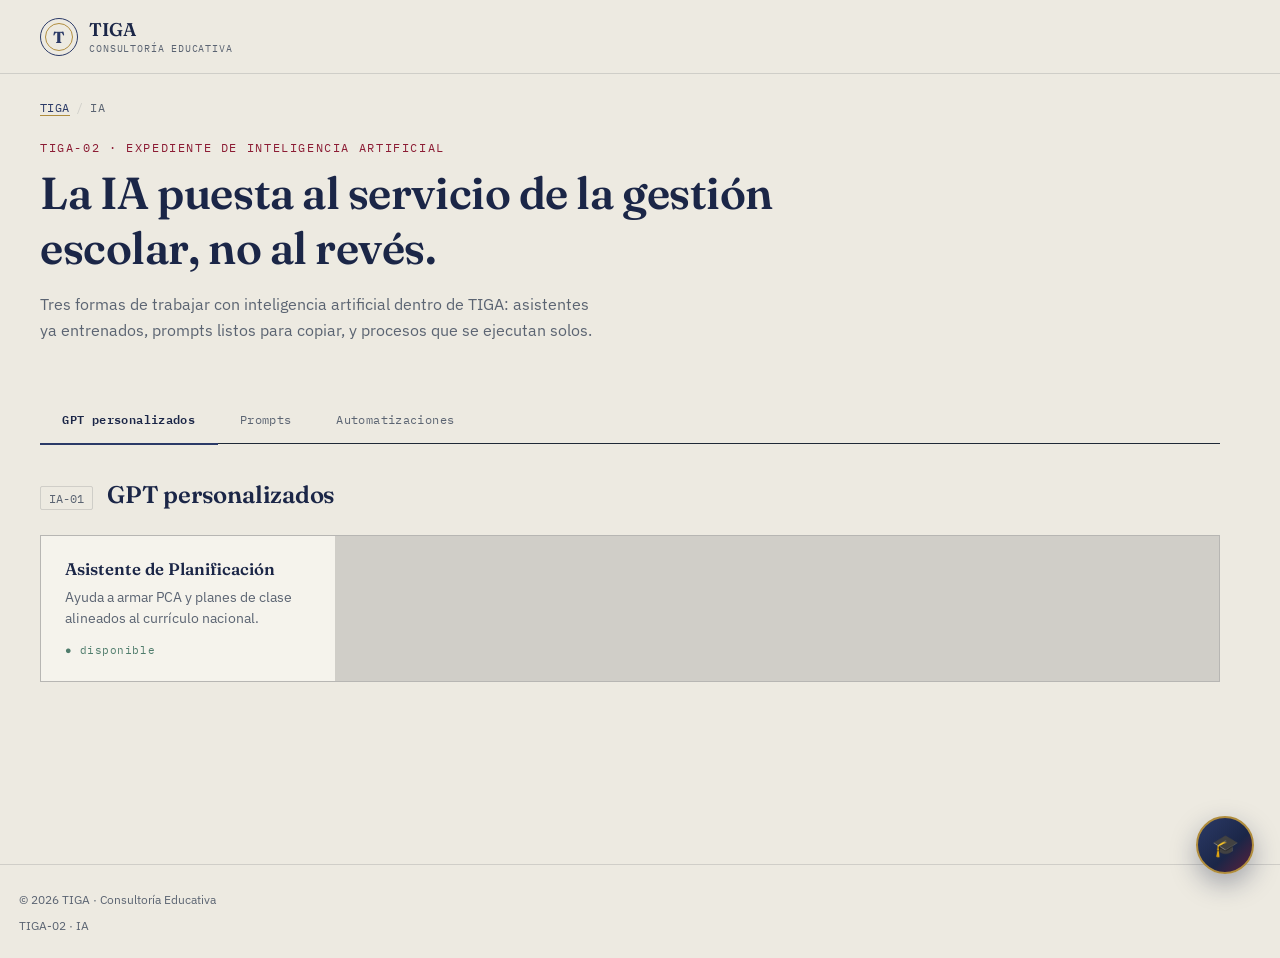
<file: pages/ia.html>
<!DOCTYPE html>
<html lang="es">
<head>
<meta charset="UTF-8">
<meta name="viewport" content="width=device-width, initial-scale=1.0">
<title>TIGA IA — TIGA</title>
<link rel="stylesheet" href="../css/style.css">
<link rel="stylesheet" href="../css/access-demo.css">
</head>
<body>

<header class="site-header">
  <a class="brand" href="../index.html" style="text-decoration:none;">
    <div class="seal">T</div>
    <div>
      <div class="brand-name">TIGA</div>
      <div class="brand-tag">CONSULTORÍA EDUCATIVA</div>
    </div>
  </a>
  <nav class="top-links">
    <a href="../index.html">Inicio</a>
    <a href="../index.html#registro">Módulos</a>
  </nav>
</header>

<div class="breadcrumb">
  <a href="../index.html">TIGA</a><span class="sep">/</span>IA
</div>

<section class="sub-hero">
  <div class="eyebrow">TIGA-02 · Expediente de inteligencia artificial</div>
  <h1>La IA puesta al servicio de la gestión escolar, no al revés.</h1>
  <p>Tres formas de trabajar con inteligencia artificial dentro de TIGA: asistentes ya entrenados, prompts listos para copiar, y procesos que se ejecutan solos.</p>
</section>

<div class="role-switch" data-role-switch="#panels-ia">
  <button class="role-btn active" data-target="panel-gpt">GPT personalizados</button>
  <button class="role-btn" data-target="panel-prompts">Prompts</button>
  <button class="role-btn" data-target="panel-automatizaciones">Automatizaciones</button>
</div>

<div class="role-panels" id="panels-ia">

  <div class="role-panel active" id="panel-gpt">
    <div class="role-head">
      <span class="role-code">IA-01</span>
      <h2>GPT personalizados</h2>
    </div>
    <div class="tool-grid">
      <div class="tool-card" data-role-only="autoridad">
        <h4>Asistente del Rector</h4>
        <p>Entrenado con la normativa vigente para responder dudas de gestión institucional.</p>
        <span class="status">● disponible</span>
      </div>
      <div class="tool-card">
        <h4>Asistente de Planificación</h4>
        <p>Ayuda a armar PCA y planes de clase alineados al currículo nacional.</p>
        <span class="status">● disponible</span>
      </div>
      <div class="tool-card" data-role-only="autoridad">
        <h4>Asistente Legal TIGA</h4>
        <p>Consulta rápida sobre LOEI, Reglamento y Acuerdos Ministeriales.</p>
        <span class="status">● disponible</span>
      </div>
      <div class="tool-card" data-role-only="autoridad">
        <h4>Asistente de Convivencia</h4>
        <p>Apoya al Inspector en el registro y seguimiento de casos disciplinarios.</p>
        <span class="status">○ próximamente</span>
      </div>
    </div>
  </div>

  <div class="role-panel" id="panel-prompts">
    <div class="role-head">
      <span class="role-code">IA-02</span>
      <h2>Prompts</h2>
    </div>
    <div class="tool-grid">
      <div class="tool-card" data-role-only="docente">
        <h4>Biblioteca de prompts docentes</h4>
        <p>Prompts listos para crear evaluaciones, rúbricas y planificaciones.</p>
        <span class="status">● disponible</span>
      </div>
      <div class="tool-card" data-role-only="autoridad">
        <h4>Prompts para informes directivos</h4>
        <p>Estructura probada para redactar informes y actas con IA.</p>
        <span class="status">● disponible</span>
      </div>
      <div class="tool-card" data-role-only="docente">
        <h4>Prompts de comunicación con representantes</h4>
        <p>Plantillas de tono formal para circulares y comunicados.</p>
        <span class="status">○ próximamente</span>
      </div>
    </div>
  </div>

  <div class="role-panel" id="panel-automatizaciones">
    <div class="role-head">
      <span class="role-code">IA-03</span>
      <h2>Automatizaciones</h2>
    </div>
    <div class="tool-grid">
      <div class="tool-card" data-role-only="autoridad">
        <h4>Generación automática de actas</h4>
        <p>A partir de una plantilla y datos básicos, arma el documento final.</p>
        <span class="status">● disponible</span>
      </div>
      <div class="tool-card">
        <h4>Reportes periódicos</h4>
        <p>Envío programado de reportes de asistencia y rendimiento.</p>
        <span class="status">○ próximamente</span>
      </div>
      <div class="tool-card" data-role-only="autoridad">
        <h4>Clasificación de incidentes</h4>
        <p>Organiza automáticamente las fichas de inspección por tipo y gravedad.</p>
        <span class="status">○ próximamente</span>
      </div>
    </div>
  </div>

</div>

<footer>
  <span>© 2026 TIGA · Consultoría Educativa</span>
  <span>TIGA-02 · IA</span>
</footer>

<script src="../js/main.js"></script>
<script src="../js/access-demo.js"></script>
</body>
</html>
</file>
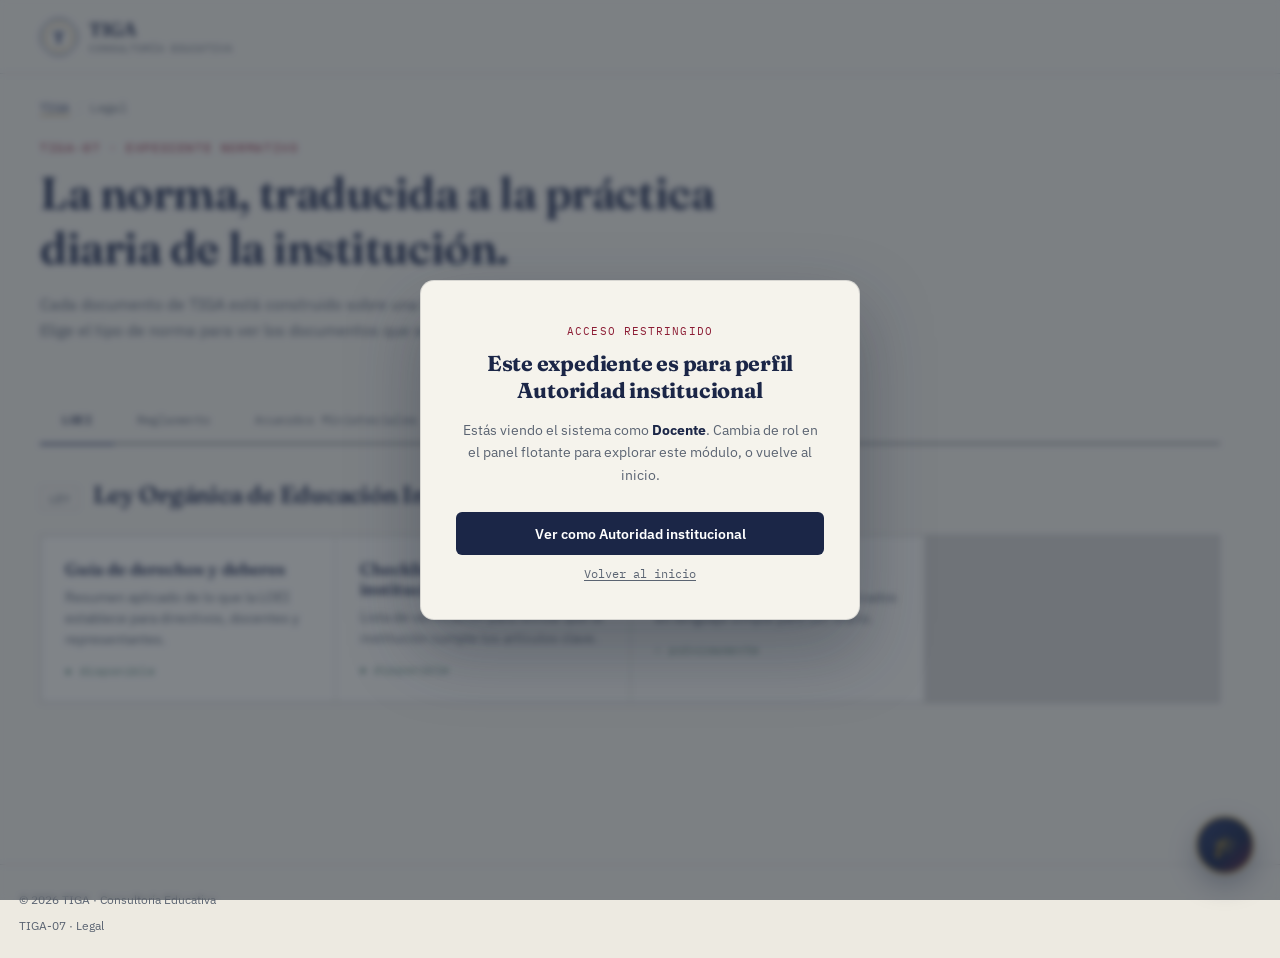
<file: pages/legal.html>
<!DOCTYPE html>
<html lang="es">
<head>
<meta charset="UTF-8">
<meta name="viewport" content="width=device-width, initial-scale=1.0">
<title>TIGA Legal — TIGA</title>
<link rel="stylesheet" href="../css/style.css">
<link rel="stylesheet" href="../css/access-demo.css">
</head>
<body data-page-role="autoridad">

<header class="site-header">
  <a class="brand" href="../index.html" style="text-decoration:none;">
    <div class="seal">T</div>
    <div>
      <div class="brand-name">TIGA</div>
      <div class="brand-tag">CONSULTORÍA EDUCATIVA</div>
    </div>
  </a>
  <nav class="top-links">
    <a href="../index.html">Inicio</a>
    <a href="../index.html#registro">Módulos</a>
  </nav>
</header>

<div class="breadcrumb">
  <a href="../index.html">TIGA</a><span class="sep">/</span>Legal
</div>

<section class="sub-hero">
  <div class="eyebrow">TIGA-07 · Expediente normativo</div>
  <h1>La norma, traducida a la práctica diaria de la institución.</h1>
  <p>Cada documento de TIGA está construido sobre una base legal concreta. Elige el tipo de norma para ver los documentos que se derivan de ella.</p>
</section>

<div class="role-switch" data-role-switch="#panels-legal">
  <button class="role-btn active" data-target="panel-loei">LOEI</button>
  <button class="role-btn" data-target="panel-reglamento">Reglamento</button>
  <button class="role-btn" data-target="panel-acuerdos">Acuerdos Ministeriales</button>
</div>

<div class="role-panels" id="panels-legal">

  <div class="role-panel active" id="panel-loei">
    <div class="role-head">
      <span class="role-code">LEY</span>
      <h2>Ley Orgánica de Educación Intercultural</h2>
    </div>
    <div class="tool-grid">
      <div class="tool-card">
        <h4>Guía de derechos y deberes</h4>
        <p>Resumen aplicado de lo que la LOEI establece para directivos, docentes y representantes.</p>
        <span class="status">● disponible</span>
      </div>
      <div class="tool-card">
        <h4>Checklist de cumplimiento institucional</h4>
        <p>Lista de verificación para revisar que la institución cumple los artículos clave.</p>
        <span class="status">● disponible</span>
      </div>
      <div class="tool-card">
        <h4>Glosario LOEI</h4>
        <p>Términos técnicos de la ley explicados en lenguaje simple para uso diario.</p>
        <span class="status">○ próximamente</span>
      </div>
    </div>
  </div>

  <div class="role-panel" id="panel-reglamento">
    <div class="role-head">
      <span class="role-code">RGL</span>
      <h2>Reglamento General</h2>
    </div>
    <div class="tool-grid">
      <div class="tool-card">
        <h4>Procedimientos disciplinarios</h4>
        <p>Rutas y formatos según el reglamento para el manejo de faltas.</p>
        <span class="status">● disponible</span>
      </div>
      <div class="tool-card">
        <h4>Junta de resolución de conflictos</h4>
        <p>Plantilla de actas y procedimiento paso a paso.</p>
        <span class="status">● disponible</span>
      </div>
      <div class="tool-card">
        <h4>Régimen escolar</h4>
        <p>Referencia rápida de jornadas, calendarios y regímenes según el reglamento.</p>
        <span class="status">○ próximamente</span>
      </div>
    </div>
  </div>

  <div class="role-panel" id="panel-acuerdos">
    <div class="role-head">
      <span class="role-code">ACM</span>
      <h2>Acuerdos Ministeriales</h2>
    </div>
    <div class="tool-grid">
      <div class="tool-card">
        <h4>Buscador de acuerdos vigentes</h4>
        <p>Filtra acuerdos ministeriales por tema: evaluación, currículo, gestión escolar.</p>
        <span class="status">● disponible</span>
      </div>
      <div class="tool-card">
        <h4>Alertas de actualización</h4>
        <p>Aviso cuando un acuerdo nuevo modifica un proceso que ya usa la institución.</p>
        <span class="status">○ próximamente</span>
      </div>
      <div class="tool-card">
        <h4>Historial de acuerdos por institución</h4>
        <p>Registro de qué acuerdos ha aplicado tu institución y cuándo.</p>
        <span class="status">○ próximamente</span>
      </div>
    </div>
  </div>

</div>

<footer>
  <span>© 2026 TIGA · Consultoría Educativa</span>
  <span>TIGA-07 · Legal</span>
</footer>

<script src="../js/main.js"></script>
<script src="../js/access-demo.js"></script>
</body>
</html>
</file>
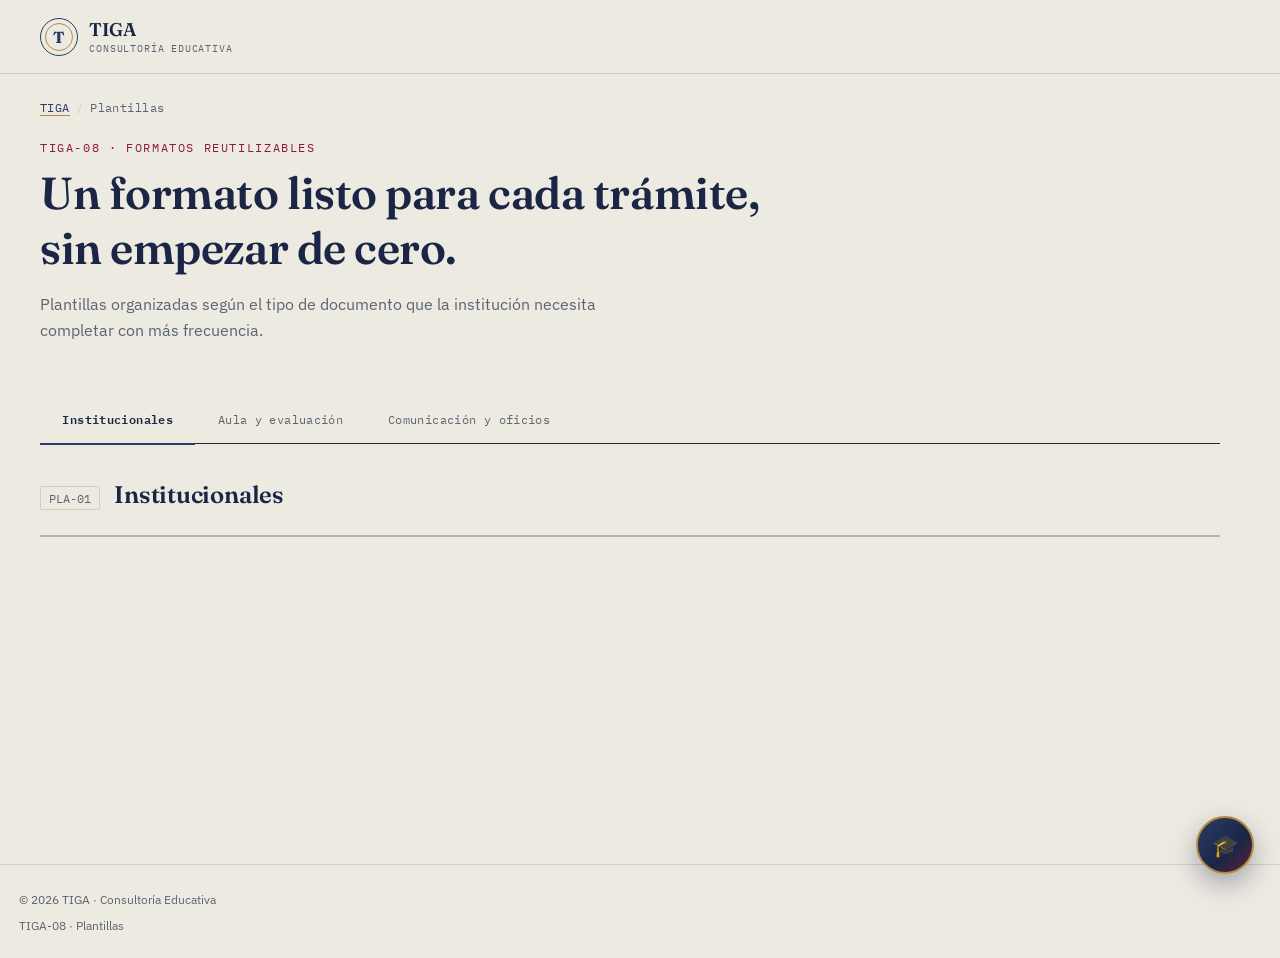
<file: pages/plantillas.html>
<!DOCTYPE html>
<html lang="es">
<head>
<meta charset="UTF-8">
<meta name="viewport" content="width=device-width, initial-scale=1.0">
<title>TIGA Plantillas — TIGA</title>
<link rel="stylesheet" href="../css/style.css">
<link rel="stylesheet" href="../css/access-demo.css">
</head>
<body>

<header class="site-header">
  <a class="brand" href="../index.html" style="text-decoration:none;">
    <div class="seal">T</div>
    <div>
      <div class="brand-name">TIGA</div>
      <div class="brand-tag">CONSULTORÍA EDUCATIVA</div>
    </div>
  </a>
  <nav class="top-links">
    <a href="../index.html">Inicio</a>
    <a href="../index.html#registro">Módulos</a>
  </nav>
</header>

<div class="breadcrumb">
  <a href="../index.html">TIGA</a><span class="sep">/</span>Plantillas
</div>

<section class="sub-hero">
  <div class="eyebrow">TIGA-08 · Formatos reutilizables</div>
  <h1>Un formato listo para cada trámite, sin empezar de cero.</h1>
  <p>Plantillas organizadas según el tipo de documento que la institución necesita completar con más frecuencia.</p>
</section>

<div class="role-switch" data-role-switch="#panels-plantillas">
  <button class="role-btn active" data-target="panel-institucionales">Institucionales</button>
  <button class="role-btn" data-target="panel-aula">Aula y evaluación</button>
  <button class="role-btn" data-target="panel-comunicacion">Comunicación y oficios</button>
</div>

<div class="role-panels" id="panels-plantillas">

  <div class="role-panel active" id="panel-institucionales">
    <div class="role-head">
      <span class="role-code">PLA-01</span>
      <h2>Institucionales</h2>
    </div>
    <div class="tool-grid">
      <div class="tool-card" data-role-only="autoridad">
        <h4>Plan Educativo Institucional (PEI)</h4>
        <p>Estructura base lista para completar con los datos de la institución.</p>
        <span class="status">● disponible</span>
      </div>
      <div class="tool-card" data-role-only="autoridad">
        <h4>Código de convivencia</h4>
        <p>Formato institucional alineado a los lineamientos vigentes.</p>
        <span class="status">● disponible</span>
      </div>
      <div class="tool-card" data-role-only="autoridad">
        <h4>Actas de junta general</h4>
        <p>Plantilla estándar para actas de reuniones y resoluciones.</p>
        <span class="status">○ próximamente</span>
      </div>
    </div>
  </div>

  <div class="role-panel" id="panel-aula">
    <div class="role-head">
      <span class="role-code">PLA-02</span>
      <h2>Aula y evaluación</h2>
    </div>
    <div class="tool-grid">
      <div class="tool-card" data-role-only="docente">
        <h4>Planificación de clase</h4>
        <p>Formato por destreza y bloque curricular, listo para adaptar.</p>
        <span class="status">● disponible</span>
      </div>
      <div class="tool-card" data-role-only="docente">
        <h4>Rúbrica de evaluación</h4>
        <p>Plantilla editable con criterios y niveles de logro.</p>
        <span class="status">● disponible</span>
      </div>
      <div class="tool-card" data-role-only="docente">
        <h4>Ficha de seguimiento individual</h4>
        <p>Registro breve del avance del estudiante por quimestre.</p>
        <span class="status">○ próximamente</span>
      </div>
    </div>
  </div>

  <div class="role-panel" id="panel-comunicacion">
    <div class="role-head">
      <span class="role-code">PLA-03</span>
      <h2>Comunicación y oficios</h2>
    </div>
    <div class="tool-grid">
      <div class="tool-card" data-role-only="autoridad">
        <h4>Circular informativa</h4>
        <p>Formato corto para comunicados a la comunidad educativa.</p>
        <span class="status">● disponible</span>
      </div>
      <div class="tool-card" data-role-only="autoridad">
        <h4>Oficio de solicitud</h4>
        <p>Plantilla formal para trámites ante el distrito u otras entidades.</p>
        <span class="status">● disponible</span>
      </div>
      <div class="tool-card" data-role-only="docente">
        <h4>Carta a representantes</h4>
        <p>Formato breve para reportar avances o novedades del estudiante.</p>
        <span class="status">○ próximamente</span>
      </div>
    </div>
  </div>

</div>

<footer>
  <span>© 2026 TIGA · Consultoría Educativa</span>
  <span>TIGA-08 · Plantillas</span>
</footer>

<script src="../js/main.js"></script>
<script src="../js/access-demo.js"></script>
</body>
</html>
</file>
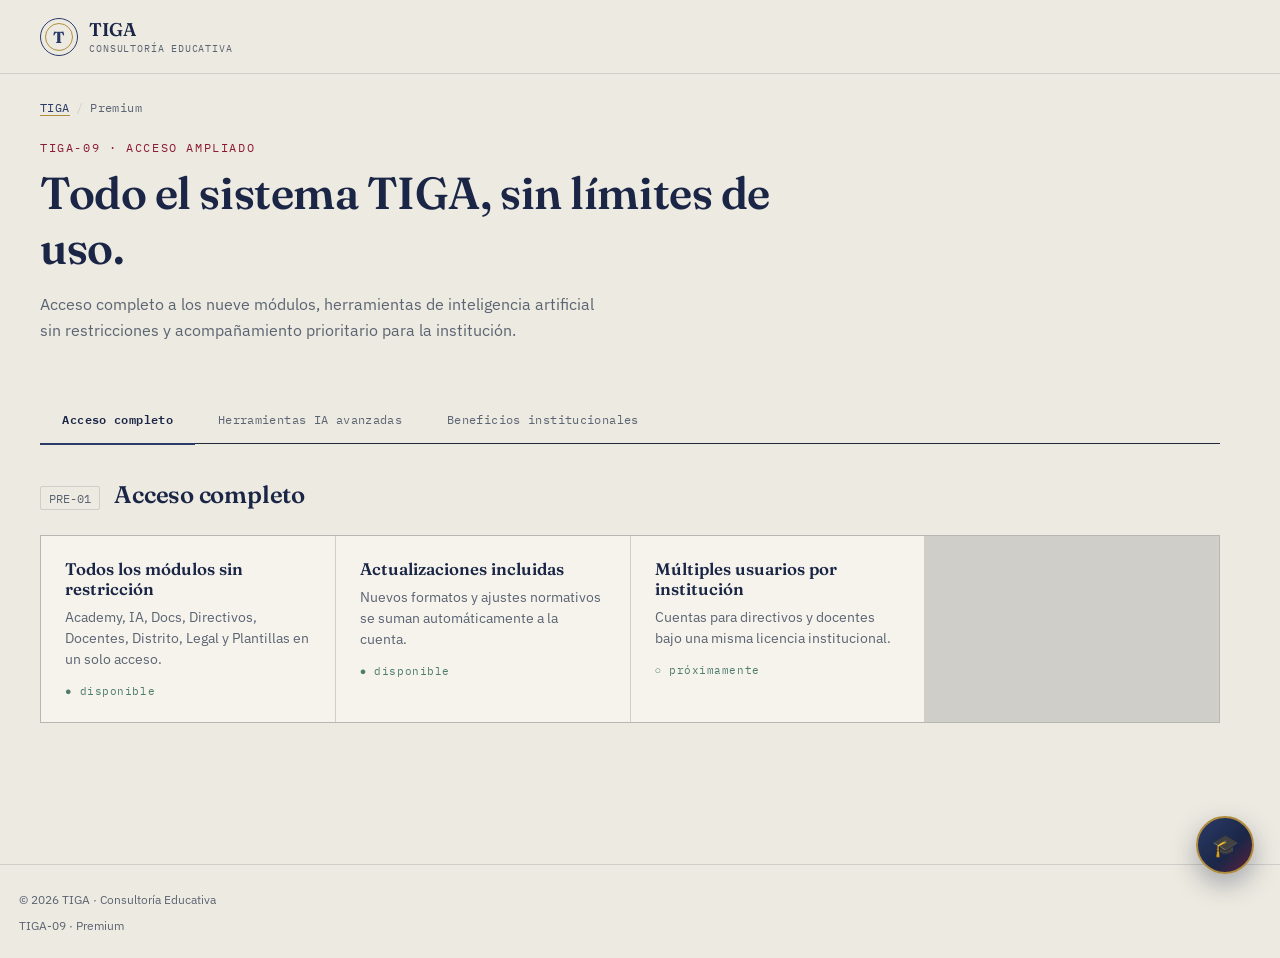
<file: pages/premium.html>
<!DOCTYPE html>
<html lang="es">
<head>
<meta charset="UTF-8">
<meta name="viewport" content="width=device-width, initial-scale=1.0">
<title>TIGA Premium — TIGA</title>
<link rel="stylesheet" href="../css/style.css">
<link rel="stylesheet" href="../css/access-demo.css">
</head>
<body>

<header class="site-header">
  <a class="brand" href="../index.html" style="text-decoration:none;">
    <div class="seal">T</div>
    <div>
      <div class="brand-name">TIGA</div>
      <div class="brand-tag">CONSULTORÍA EDUCATIVA</div>
    </div>
  </a>
  <nav class="top-links">
    <a href="../index.html">Inicio</a>
    <a href="../index.html#registro">Módulos</a>
  </nav>
</header>

<div class="breadcrumb">
  <a href="../index.html">TIGA</a><span class="sep">/</span>Premium
</div>

<section class="sub-hero">
  <div class="eyebrow">TIGA-09 · Acceso ampliado</div>
  <h1>Todo el sistema TIGA, sin límites de uso.</h1>
  <p>Acceso completo a los nueve módulos, herramientas de inteligencia artificial sin restricciones y acompañamiento prioritario para la institución.</p>
</section>

<div class="role-switch" data-role-switch="#panels-premium">
  <button class="role-btn active" data-target="panel-acceso">Acceso completo</button>
  <button class="role-btn" data-target="panel-ia">Herramientas IA avanzadas</button>
  <button class="role-btn" data-target="panel-institucional">Beneficios institucionales</button>
</div>

<div class="role-panels" id="panels-premium">

  <div class="role-panel active" id="panel-acceso">
    <div class="role-head">
      <span class="role-code">PRE-01</span>
      <h2>Acceso completo</h2>
    </div>
    <div class="tool-grid">
      <div class="tool-card">
        <h4>Todos los módulos sin restricción</h4>
        <p>Academy, IA, Docs, Directivos, Docentes, Distrito, Legal y Plantillas en un solo acceso.</p>
        <span class="status">● disponible</span>
      </div>
      <div class="tool-card">
        <h4>Actualizaciones incluidas</h4>
        <p>Nuevos formatos y ajustes normativos se suman automáticamente a la cuenta.</p>
        <span class="status">● disponible</span>
      </div>
      <div class="tool-card">
        <h4>Múltiples usuarios por institución</h4>
        <p>Cuentas para directivos y docentes bajo una misma licencia institucional.</p>
        <span class="status">○ próximamente</span>
      </div>
    </div>
  </div>

  <div class="role-panel" id="panel-ia">
    <div class="role-head">
      <span class="role-code">PRE-02</span>
      <h2>Herramientas IA avanzadas</h2>
    </div>
    <div class="tool-grid">
      <div class="tool-card">
        <h4>GPT personalizados ilimitados</h4>
        <p>Sin límite de consultas para planificación, evaluación y documentación.</p>
        <span class="status">● disponible</span>
      </div>
      <div class="tool-card">
        <h4>Automatizaciones institucionales</h4>
        <p>Flujos configurados según los procesos propios de la institución.</p>
        <span class="status">● disponible</span>
      </div>
      <div class="tool-card">
        <h4>Generador de documentos sin límite</h4>
        <p>Creación ilimitada de oficios, informes y actas con IA.</p>
        <span class="status">○ próximamente</span>
      </div>
    </div>
  </div>

  <div class="role-panel" id="panel-institucional">
    <div class="role-head">
      <span class="role-code">PRE-03</span>
      <h2>Beneficios institucionales</h2>
    </div>
    <div class="tool-grid">
      <div class="tool-card">
        <h4>Capacitación al equipo</h4>
        <p>Sesiones de formación para directivos y docentes sobre el uso del sistema.</p>
        <span class="status">● disponible</span>
      </div>
      <div class="tool-card">
        <h4>Soporte prioritario</h4>
        <p>Canal directo de atención con tiempos de respuesta preferenciales.</p>
        <span class="status">● disponible</span>
      </div>
      <div class="tool-card">
        <h4>Reportes personalizados</h4>
        <p>Informes de uso y avance adaptados a la realidad de la institución.</p>
        <span class="status">○ próximamente</span>
      </div>
    </div>
  </div>

</div>

<footer>
  <span>© 2026 TIGA · Consultoría Educativa</span>
  <span>TIGA-09 · Premium</span>
</footer>

<script src="../js/main.js"></script>
<script src="../js/access-demo.js"></script>
</body>
</html>
</file>
<file: css/style.css>
@import url('https://fonts.googleapis.com/css2?family=Fraunces:opsz,wght@9..144,400;9..144,500;9..144,600;9..144,700&family=IBM+Plex+Sans:wght@400;500;600&family=IBM+Plex+Mono:wght@400;500&display=swap');

:root{
  --paper: #EDEAE1;
  --paper-raised: #F5F3EC;
  --ink: #1F2937;
  --ink-soft: #5B6472;
  --navy: #2B3A67;
  --navy-deep: #1B2647;
  --oxblood: #8C1C34;
  --teal: #4F7C6C;
  --gold: #B08D3E;
  --line: rgba(31,41,55,0.14);
  --shadow: 0 1px 0 rgba(31,41,55,0.06);
}

*{box-sizing:border-box;}
html{scroll-behavior:smooth;}
body{
  margin:0;
  background:var(--paper);
  color:var(--ink);
  font-family:'IBM Plex Sans', sans-serif;
  -webkit-font-smoothing:antialiased;
}

.eyebrow{
  font-family:'IBM Plex Mono', monospace;
  font-size:0.72rem;
  letter-spacing:0.14em;
  text-transform:uppercase;
  color:var(--ink-soft);
}

h1,h2,h3{
  font-family:'Fraunces', serif;
  margin:0;
  color:var(--navy-deep);
  letter-spacing:-0.01em;
}

a{color:inherit; text-decoration:none;}

/* ---------- Header ---------- */
.site-header{
  position:sticky; top:0; z-index:50;
  display:flex; align-items:center; justify-content:space-between;
  padding:1.1rem 2.5rem;
  background:rgba(237,234,225,0.92);
  backdrop-filter:blur(6px);
  border-bottom:1px solid var(--line);
}
.brand{display:flex; align-items:center; gap:0.7rem;}
.seal{
  width:38px; height:38px; border-radius:50%;
  border:1.5px solid var(--navy);
  display:flex; align-items:center; justify-content:center;
  font-family:'Fraunces', serif; font-weight:700; font-size:1rem;
  color:var(--navy);
  position:relative;
}
.seal::before{
  content:'';
  position:absolute; inset:4px;
  border:1px solid var(--gold);
  border-radius:50%;
}
.brand-name{font-family:'Fraunces', serif; font-weight:600; font-size:1.15rem; color:var(--navy-deep);}
.brand-tag{font-family:'IBM Plex Mono', monospace; font-size:0.65rem; color:var(--ink-soft); letter-spacing:0.08em;}

nav.top-links{display:flex; gap:1.6rem; font-size:0.85rem;}
nav.top-links a{color:var(--ink-soft); border-bottom:1px solid transparent; padding-bottom:2px; transition:border-color .2s, color .2s;}
nav.top-links a:hover{color:var(--navy-deep); border-color:var(--gold);}

/* ---------- Hero ---------- */
.hero{
  padding:5.5rem 2.5rem 4rem;
  max-width:900px;
}
.hero .eyebrow{margin-bottom:1.1rem;}
.hero h1{
  font-size:clamp(2.4rem, 5vw, 3.6rem);
  line-height:1.06;
  font-weight:600;
}
.hero h1 em{
  font-style:normal;
  color:var(--oxblood);
}
.hero p{
  margin-top:1.4rem;
  font-size:1.08rem;
  line-height:1.6;
  color:var(--ink-soft);
  max-width:600px;
}
.hero .cta-row{margin-top:2.1rem; display:flex; gap:1rem;}
.btn{
  font-family:'IBM Plex Sans', sans-serif;
  font-weight:500;
  font-size:0.92rem;
  padding:0.75rem 1.4rem;
  border-radius:3px;
  border:1px solid transparent;
  cursor:pointer;
  transition:transform .15s ease, box-shadow .15s ease;
}
.btn-primary{background:var(--navy-deep); color:var(--paper-raised);}
.btn-primary:hover{transform:translateY(-1px); box-shadow:0 4px 14px rgba(27,38,71,0.25);}
.btn-ghost{background:transparent; border-color:var(--line); color:var(--ink);}
.btn-ghost:hover{border-color:var(--navy);}

/* ---------- Expediente / módulos ---------- */
.registry{
  padding:1rem 2.5rem 6rem;
}
.registry-head{
  display:flex; align-items:baseline; justify-content:space-between;
  border-bottom:1.5px solid var(--ink);
  padding-bottom:0.8rem; margin-bottom:0.4rem;
  max-width:1180px;
}
.registry-head h2{font-size:1.5rem; font-weight:600;}
.registry-head .eyebrow{font-size:0.7rem;}

.folder-grid{
  max-width:1180px;
  display:grid;
  grid-template-columns:repeat(auto-fill, minmax(280px, 1fr));
  gap:0;
  border-left:1px solid var(--line);
}

.folder{
  border-right:1px solid var(--line);
  border-bottom:1px solid var(--line);
  padding:1.7rem 1.6rem;
  position:relative;
  background:var(--paper-raised);
  transition:background .18s ease;
}
.folder:hover{background:#fff;}
.folder::before{
  content:attr(data-code);
  position:absolute; top:1.1rem; right:1.2rem;
  font-family:'IBM Plex Mono', monospace;
  font-size:0.68rem;
  color:var(--ink-soft);
  letter-spacing:0.04em;
}
.folder .tab{
  display:inline-block;
  width:26px; height:6px;
  border-radius:2px;
  margin-bottom:0.9rem;
}
.folder h3{font-size:1.12rem; margin-bottom:0.5rem; font-weight:600;}
.folder p{
  font-size:0.87rem; color:var(--ink-soft); line-height:1.55; margin:0 0 1rem;
}
.folder ul{
  list-style:none; margin:0; padding:0;
  font-family:'IBM Plex Mono', monospace;
  font-size:0.74rem; color:var(--ink-soft);
}
.folder ul li{padding:0.18rem 0; display:flex; gap:0.5rem;}
.folder ul li::before{content:'—'; color:var(--line);}
.folder .open{
  margin-top:1.1rem;
  font-size:0.78rem; font-weight:500;
  color:var(--navy);
  display:inline-flex; align-items:center; gap:0.3rem;
}
.folder .open::after{content:'→'; transition:transform .15s ease;}
.folder:hover .open::after{transform:translateX(3px);}

/* accent tabs por color de línea de negocio */
.tab-academy{background:var(--navy);}
.tab-ia{background:var(--teal);}
.tab-docs{background:var(--ink-soft);}
.tab-directivos{background:var(--navy);}
.tab-docentes{background:var(--teal);}
.tab-distrito{background:var(--ink-soft);}
.tab-legal{background:var(--oxblood);}
.tab-plantillas{background:var(--ink-soft);}
.tab-premium{background:var(--gold);}
.tab-consultoria{background:var(--oxblood);}

/* ---------- Footer ---------- */
footer{
  padding:2.2rem 2.5rem;
  border-top:1px solid var(--line);
  display:flex; justify-content:space-between; align-items:center;
  font-size:0.78rem; color:var(--ink-soft);
}

/* ---------- Subpáginas ---------- */
.breadcrumb{
  padding:1.6rem 2.5rem 0;
  font-family:'IBM Plex Mono', monospace;
  font-size:0.72rem;
  color:var(--ink-soft);
  letter-spacing:0.04em;
}
.breadcrumb a{color:var(--navy); border-bottom:1px solid var(--gold);}
.breadcrumb .sep{margin:0 0.4rem; color:var(--line);}

.sub-hero{
  padding:1.6rem 2.5rem 2.2rem;
  max-width:820px;
}
.sub-hero .eyebrow{color:var(--oxblood);}
.sub-hero h1{font-size:clamp(2rem, 4vw, 2.8rem); font-weight:600; margin-top:0.6rem;}
.sub-hero p{color:var(--ink-soft); font-size:1.02rem; line-height:1.6; margin-top:1rem; max-width:560px;}

/* Selector de rol */
.role-switch{
  display:flex; gap:0; max-width:1180px;
  margin:0 2.5rem 0;
  border-bottom:1.5px solid var(--ink);
}
.role-btn{
  font-family:'IBM Plex Mono', monospace;
  font-size:0.78rem;
  letter-spacing:0.03em;
  background:none; border:none;
  padding:0.9rem 1.4rem;
  color:var(--ink-soft);
  cursor:pointer;
  position:relative;
  transition:color .2s ease;
}
.role-btn::after{
  content:'';
  position:absolute; left:0; right:0; bottom:-1.5px; height:2px;
  background:var(--navy);
  transform:scaleX(0);
  transform-origin:left;
  transition:transform .25s ease;
}
.role-btn:hover{color:var(--ink);}
.role-btn.active{color:var(--navy-deep); font-weight:600;}
.role-btn.active::after{transform:scaleX(1);}

.role-panels{
  max-width:1180px;
  margin:0 2.5rem 5rem;
  min-height:340px;
  position:relative;
}
.role-panel{
  display:none;
  padding-top:2.2rem;
  animation:fadeSlideIn .38s ease;
}
.role-panel.active{display:block;}
@keyframes fadeSlideIn{
  from{opacity:0; transform:translateY(8px);}
  to{opacity:1; transform:translateY(0);}
}
.role-panel .role-head{display:flex; align-items:baseline; gap:0.9rem; margin-bottom:1.6rem;}
.role-panel .role-code{
  font-family:'IBM Plex Mono', monospace; font-size:0.72rem; color:var(--ink-soft);
  border:1px solid var(--line); padding:0.2rem 0.5rem; border-radius:2px;
}
.role-panel h2{font-size:1.5rem; font-weight:600;}

.tool-grid{
  display:grid;
  grid-template-columns:repeat(auto-fill, minmax(260px, 1fr));
  gap:1px;
  background:var(--line);
  border:1px solid var(--line);
}
.tool-card{
  background:var(--paper-raised);
  padding:1.4rem 1.5rem;
  opacity:0; transform:translateY(10px);
  animation:cardIn .45s ease forwards;
}
.tool-card:nth-child(1){animation-delay:.05s;}
.tool-card:nth-child(2){animation-delay:.11s;}
.tool-card:nth-child(3){animation-delay:.17s;}
.tool-card:nth-child(4){animation-delay:.23s;}
@keyframes cardIn{ to{opacity:1; transform:translateY(0);} }
.tool-card h4{
  font-family:'Fraunces', serif; font-size:1.05rem; color:var(--navy-deep);
  margin:0 0 0.5rem; font-weight:600;
}
.tool-card p{font-size:0.85rem; color:var(--ink-soft); line-height:1.55; margin:0;}
.tool-card .status{
  display:inline-block; margin-top:0.9rem;
  font-family:'IBM Plex Mono', monospace; font-size:0.68rem;
  letter-spacing:0.05em; color:var(--teal);
}

@media (max-width:640px){
  .role-switch, .role-panels, .breadcrumb, .sub-hero{margin-left:0; margin-right:0; padding-left:1.2rem; padding-right:1.2rem;}
}

/* ---------- Generador de documentos (TIGA Docs) ---------- */
.doc-flow{
  max-width:1180px;
  margin:0 2.5rem 5rem;
  display:grid;
  grid-template-columns:1.1fr 1fr;
  gap:2.5rem;
}
@media (max-width:900px){ .doc-flow{grid-template-columns:1fr;} }

.doc-list{display:flex; flex-direction:column; gap:0.7rem;}
.doc-option{
  display:flex; align-items:center; justify-content:space-between;
  gap:1rem;
  padding:1rem 1.2rem;
  background:var(--paper-raised);
  border:1px solid var(--line);
  cursor:pointer;
  transition:border-color .18s ease, transform .12s ease;
}
.doc-option:hover{transform:translateX(3px);}
.doc-option.selected{border-color:var(--navy); box-shadow:0 0 0 1px var(--navy) inset;}
.doc-option .doc-name{font-weight:600; color:var(--navy-deep); font-size:0.95rem;}
.doc-option .doc-meta{font-family:'IBM Plex Mono', monospace; font-size:0.68rem; color:var(--ink-soft);}

.doc-preview{
  background:var(--paper-raised);
  border:1px solid var(--line);
  padding:2rem 1.8rem;
  position:relative;
  min-height:360px;
}
.doc-preview::before{
  content:'VISTA PREVIA';
  position:absolute; top:0.9rem; right:1.2rem;
  font-family:'IBM Plex Mono', monospace; font-size:0.62rem;
  letter-spacing:0.1em; color:var(--ink-soft);
}
.doc-sheet{
  background:#fff;
  border:1px solid var(--line);
  padding:1.6rem 1.7rem;
  min-height:280px;
  box-shadow:0 6px 18px rgba(31,41,55,0.08);
  animation:fadeSlideIn .35s ease;
}
.doc-sheet .sheet-title{
  font-family:'Fraunces', serif; font-weight:600; font-size:1.15rem;
  color:var(--navy-deep); margin-bottom:0.3rem;
}
.doc-sheet .sheet-sub{
  font-family:'IBM Plex Mono', monospace; font-size:0.66rem; color:var(--ink-soft);
  letter-spacing:0.04em; margin-bottom:1.2rem;
}
.doc-sheet .sheet-line{
  height:9px; background:var(--line); border-radius:2px; margin-bottom:0.65rem;
}
.doc-sheet .sheet-line.short{width:55%;}
.doc-sheet .sheet-line.med{width:78%;}
.doc-sheet .gen-btn{
  margin-top:1.4rem;
  font-family:'IBM Plex Mono', monospace; font-size:0.72rem;
  background:var(--navy-deep); color:var(--paper-raised);
  border:none; padding:0.65rem 1.1rem; cursor:pointer;
}
.doc-sheet .gen-btn:hover{background:var(--navy);}
.doc-sheet .gen-note{
  margin-top:0.8rem; font-size:0.74rem; color:var(--teal);
  font-family:'IBM Plex Mono', monospace;
  min-height:1.2em;
}
  nav.top-links{display:none;}
  .hero{padding:3.2rem 1.2rem 2.5rem;}
  .registry{padding:1rem 1.2rem 3.5rem;}
  footer{flex-direction:column; gap:0.6rem; align-items:flex-start; padding:1.6rem 1.2rem;}
}
</file>
<file: css/access-demo.css>
/* ===========================================================
   TIGA — Demo de rol y acceso (widget flotante)
   Módulo aditivo: no modifica las reglas existentes de style.css
   =========================================================== */

.tiga-role-hidden{ display:none !important; }

/* ---------- Botón flotante (FAB) ---------- */
.tiga-fab{
  position:fixed; bottom:1.6rem; right:1.6rem; z-index:300;
  width:58px; height:58px; border-radius:50%;
  background:linear-gradient(135deg, var(--navy) 0%, var(--navy-deep) 60%, var(--oxblood) 130%);
  color:#fff; border:2px solid var(--gold);
  display:flex; align-items:center; justify-content:center;
  font-size:1.35rem; line-height:1; cursor:pointer;
  box-shadow:0 10px 26px rgba(27,38,71,0.35);
  animation:tigaPulse 2.6s ease-in-out infinite;
  transition:transform .2s ease;
}
.tiga-fab:hover{ transform:scale(1.08) rotate(-4deg); }

@keyframes tigaPulse{
  0%,100%{ box-shadow:0 10px 26px rgba(27,38,71,0.35), 0 0 0 0 rgba(176,141,62,0.45); }
  50%{ box-shadow:0 10px 26px rgba(27,38,71,0.35), 0 0 0 9px rgba(176,141,62,0); }
}

.tiga-fab-tag{
  position:fixed; bottom:2rem; right:5.4rem; z-index:300;
  background:var(--navy-deep); color:#fff;
  font-family:'IBM Plex Mono', monospace; font-size:0.66rem; letter-spacing:0.04em;
  padding:0.45rem 0.7rem; border-radius:4px;
  opacity:0; transform:translateX(6px);
  pointer-events:none;
  transition:opacity .2s ease, transform .2s ease;
  white-space:nowrap;
}
.tiga-fab-wrap:hover .tiga-fab-tag{ opacity:1; transform:translateX(0); }

/* ---------- Panel ---------- */
.tiga-panel{
  position:fixed; bottom:5.6rem; right:1.6rem; z-index:300;
  width:280px;
  background:var(--paper-raised);
  border:1px solid var(--line);
  border-radius:12px;
  box-shadow:0 24px 60px rgba(31,41,55,0.24);
  padding:1.35rem 1.3rem 1.15rem;
  transform:translateY(14px) scale(0.95);
  opacity:0; pointer-events:none;
  transition:opacity .22s ease, transform .22s cubic-bezier(.2,.9,.32,1.3);
}
.tiga-panel.open{ opacity:1; transform:translateY(0) scale(1); pointer-events:auto; }

.tiga-panel .tiga-close{
  position:absolute; top:0.55rem; right:0.65rem;
  background:none; border:none; color:var(--ink-soft);
  font-size:0.95rem; cursor:pointer; line-height:1;
}
.tiga-panel .tiga-close:hover{ color:var(--oxblood); }

.tiga-panel h5{
  font-family:'Fraunces', serif; font-size:1rem; font-weight:600;
  color:var(--navy-deep); margin:0 0 0.2rem;
}
.tiga-panel .tiga-sub{
  font-family:'IBM Plex Mono', monospace; font-size:0.64rem; color:var(--ink-soft);
  letter-spacing:0.02em; margin-bottom:1rem; line-height:1.5;
}
.tiga-group-label{
  font-family:'IBM Plex Mono', monospace; font-size:0.62rem; letter-spacing:0.08em;
  text-transform:uppercase; color:var(--ink-soft); margin-bottom:0.35rem;
}
.tiga-row{ display:flex; gap:0.5rem; margin-bottom:0.9rem; }

.tiga-chip{
  flex:1; text-align:center; padding:0.5rem 0.4rem;
  border-radius:6px; border:1.5px solid var(--line);
  font-family:'IBM Plex Sans', sans-serif; font-size:0.78rem; font-weight:600;
  color:var(--ink-soft); background:#fff; cursor:pointer;
  transition:all .18s ease;
}
.tiga-chip:hover{ border-color:var(--ink-soft); }
.tiga-chip.active[data-role="docente"]{ background:var(--teal); border-color:var(--teal); color:#fff; }
.tiga-chip.active[data-role="autoridad"]{ background:var(--navy); border-color:var(--navy); color:#fff; }
.tiga-chip.active[data-access="demo"]{ background:var(--ink-soft); border-color:var(--ink-soft); color:#fff; }
.tiga-chip.active[data-access="premium"]{ background:var(--gold); border-color:var(--gold); color:#fff; }

.tiga-note{
  font-size:0.7rem; color:var(--ink-soft); line-height:1.5; margin-top:0.3rem;
}

/* ---------- Overlay de bloqueo premium ---------- */
[data-requires="premium"]{ position:relative; overflow:hidden; }
.tiga-lock-overlay{
  position:absolute; inset:0; z-index:5;
  display:flex; flex-direction:column; align-items:center; justify-content:center; gap:0.5rem;
  background:rgba(245,243,236,0.86);
  backdrop-filter:blur(2.5px);
  text-align:center; padding:1rem;
  animation:fadeSlideIn .3s ease;
}
.tiga-lock-overlay .lock-icon{ font-size:1.25rem; }
.tiga-lock-overlay .lock-msg{
  font-family:'IBM Plex Mono', monospace; font-size:0.66rem; font-weight:600;
  letter-spacing:0.04em; color:var(--navy-deep); text-transform:uppercase;
}
.tiga-lock-overlay .lock-cta{
  font-family:'IBM Plex Mono', monospace; font-size:0.66rem;
  background:var(--gold); color:#fff; border:none;
  padding:0.42rem 0.85rem; border-radius:4px; cursor:pointer;
  transition:transform .15s ease, box-shadow .15s ease;
}
.tiga-lock-overlay .lock-cta:hover{ transform:translateY(-1px); box-shadow:0 6px 14px rgba(176,141,62,0.35); }

/* pequeño distintivo dorado permanente sobre tarjetas premium, visible también ya desbloqueadas */
[data-requires="premium"]::before{
  content:'★ PREMIUM';
  position:absolute; top:0.6rem; right:0.7rem; z-index:6;
  font-family:'IBM Plex Mono', monospace; font-size:0.58rem; font-weight:600;
  letter-spacing:0.04em; color:var(--gold);
}

@media (max-width:640px){
  .tiga-fab{ bottom:1.1rem; right:1.1rem; }
  .tiga-panel{ right:1rem; left:1rem; width:auto; bottom:5rem; }
  .tiga-fab-tag{ display:none; }
}

/* ---------- Bloqueo de página completa (data-page-role) ---------- */
.tiga-page-gate{
  position:fixed; inset:0; z-index:500;
  background:rgba(31,41,55,0.55);
  backdrop-filter:blur(3px);
  display:flex; align-items:center; justify-content:center;
  padding:2rem;
}
.tiga-gate-card{
  background:var(--paper-raised);
  border:1px solid var(--line);
  border-radius:14px;
  max-width:440px;
  width:100%;
  padding:2.4rem 2.2rem;
  text-align:center;
  box-shadow:0 30px 70px rgba(31,41,55,0.35);
  animation:fadeSlideIn .3s ease;
}
.tiga-gate-eyebrow{
  font-family:'IBM Plex Mono', monospace; font-size:0.68rem; letter-spacing:0.1em;
  text-transform:uppercase; color:var(--oxblood);
}
.tiga-gate-card h2{
  font-family:'Fraunces', serif; font-size:1.35rem; margin:0.7rem 0 0.9rem; color:var(--navy-deep);
  line-height:1.25;
}
.tiga-gate-card p{
  font-size:0.88rem; color:var(--ink-soft); line-height:1.6; margin:0 0 1.6rem;
}
.tiga-gate-card p strong{ color:var(--navy-deep); }
.tiga-gate-actions{ display:flex; flex-direction:column; gap:0.7rem; }
.tiga-gate-switch{
  font-family:'IBM Plex Sans', sans-serif; font-weight:600; font-size:0.9rem;
  background:var(--navy-deep); color:#fff; border:none; border-radius:6px;
  padding:0.75rem 1rem; cursor:pointer; transition:transform .15s ease, background .15s ease;
}
.tiga-gate-switch:hover{ background:var(--navy); transform:translateY(-1px); }
.tiga-gate-home{
  font-family:'IBM Plex Mono', monospace; font-size:0.76rem; color:var(--ink-soft);
  text-decoration:underline; text-underline-offset:2px;
}
</file>
